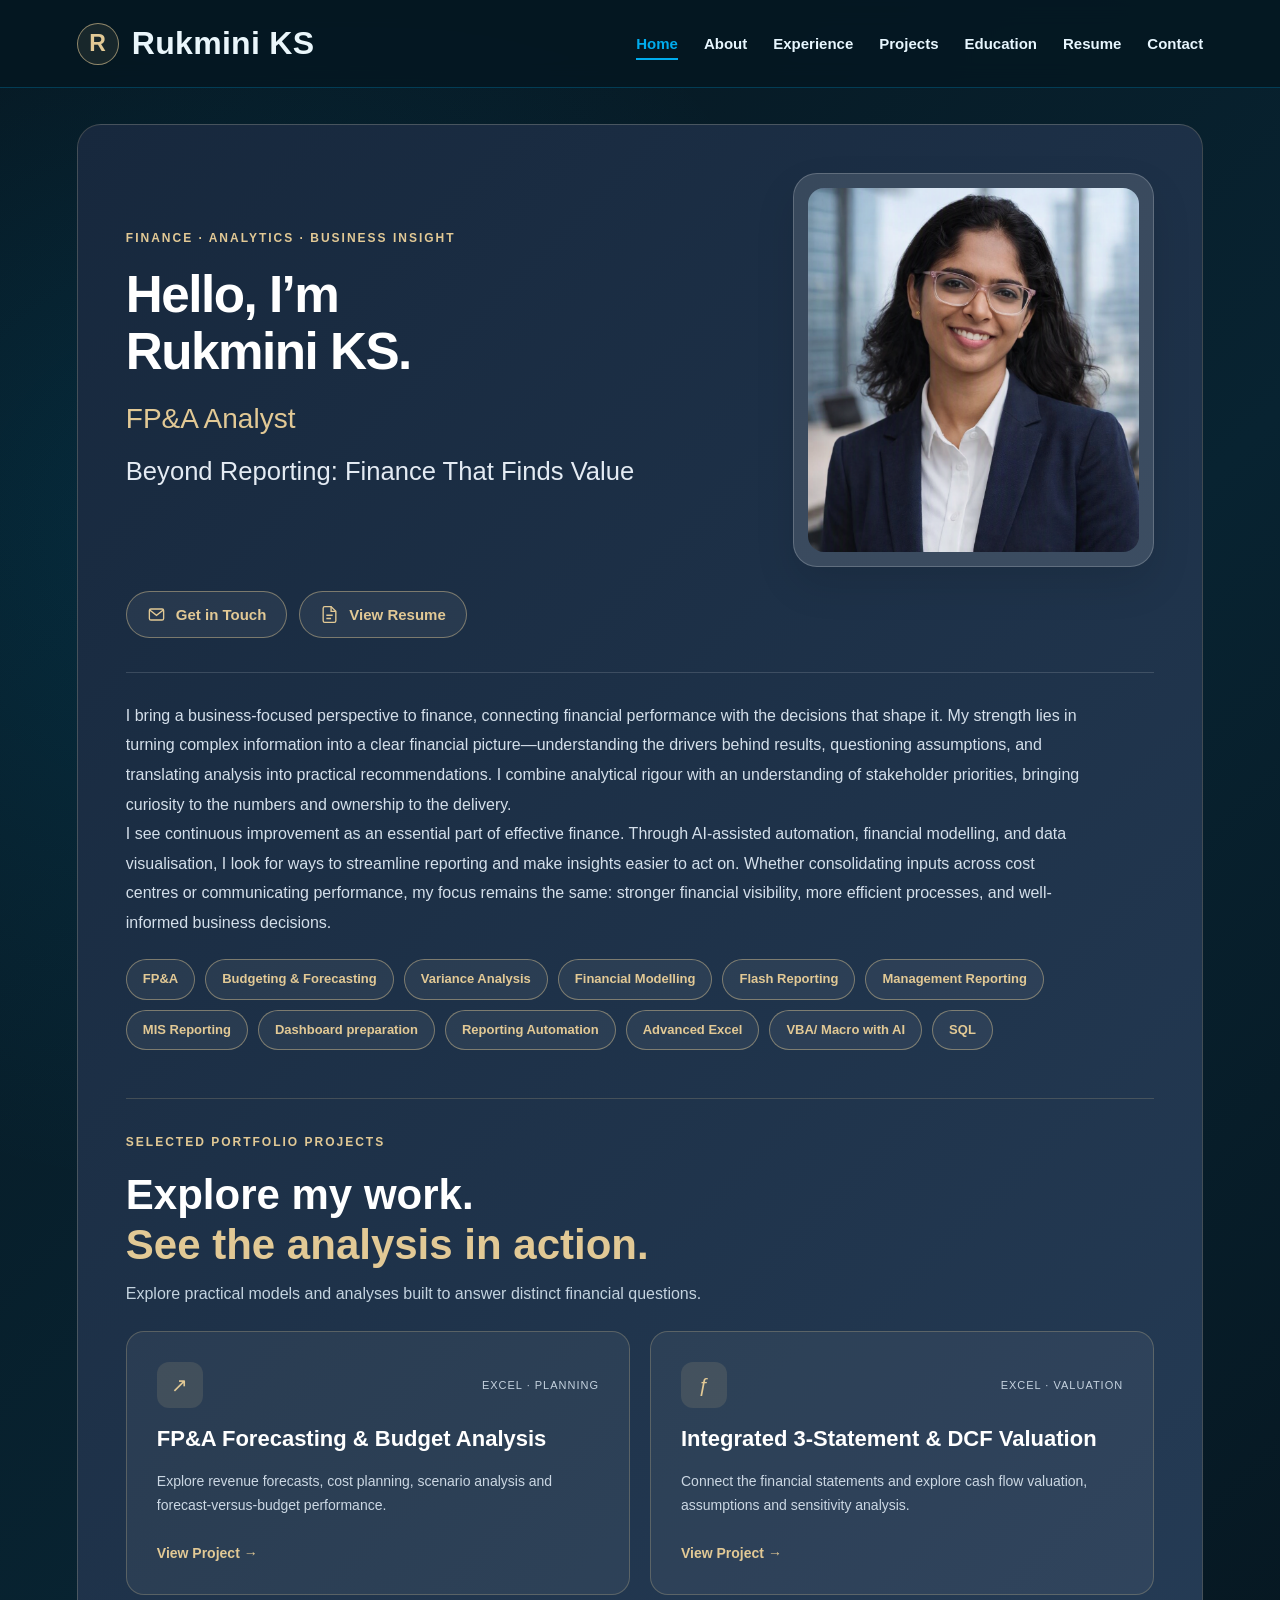
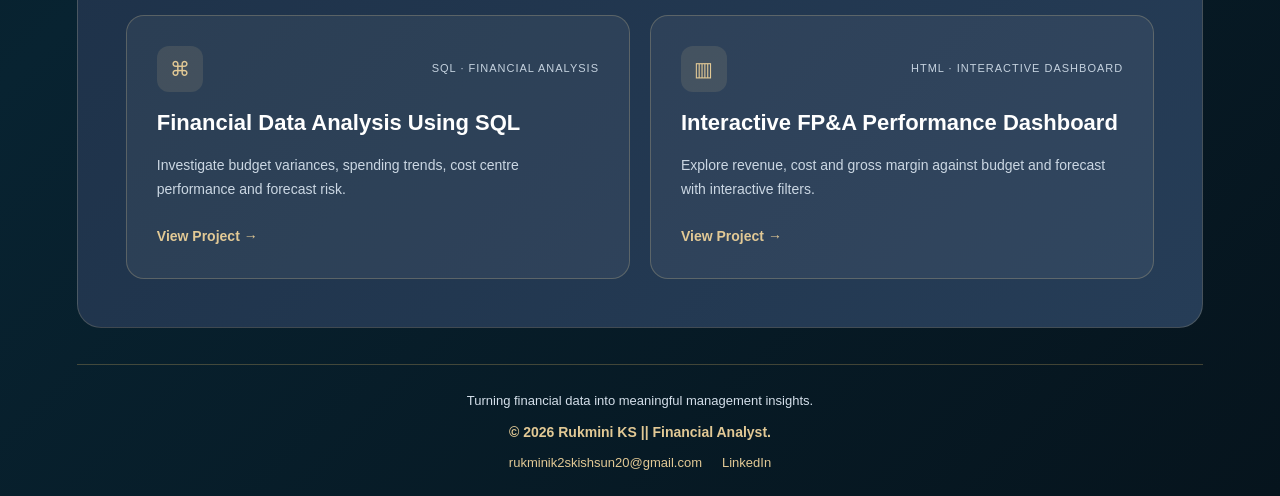
<file: index.html>
<!DOCTYPE html>

<html lang="en">
<head>
<meta charset="utf-8"/>
<!-- Replace both placeholders below with your GA4 measurement ID. -->
<script async src="https://www.googletagmanager.com/gtag/js?id=G-PJ3H14KCFK"></script>
<script>
  window.dataLayer = window.dataLayer || [];
  function gtag(){dataLayer.push(arguments);}
  gtag('js', new Date());
  gtag('config', 'G-PJ3H14KCFK');
</script>
<script type="application/ld+json">
{
  "@context": "https://schema.org",
  "@type": "Person",
  "@id": "https://rukminik2skishore.github.io/Rukmini-Financial-Analyst/#person",
  "name": "Rukmini KS",
  "jobTitle": "FP&A Analyst",
  "email": "rukminik2skishsun20@gmail.com",
  "url": "https://rukminik2skishore.github.io/Rukmini-Financial-Analyst/",
  "image": "https://rukminik2skishore.github.io/Rukmini-Financial-Analyst/Profile%20Photo.png",
  "description": "FP&A Analyst with 2+ years of business finance experience, including financial planning, budgeting, forecasting, P&L analysis, variance analysis, management reporting and reporting automation.",
  "sameAs": [
    "https://www.linkedin.com/in/rukmini-ks/"
  ],
  "workLocation": {
    "@type": "Place",
    "name": "Thiruvananthapuram, Kerala",
    "address": {
      "@type": "PostalAddress",
      "addressLocality": "Thiruvananthapuram",
      "addressRegion": "Kerala",
      "addressCountry": "IN"
    }
  },
  "worksFor": {
    "@type": "EmployeeRole",
    "roleName": "Associate – Business Finance",
    "startDate": "2024-04",
    "description": "Supports financial planning and analysis, budgeting, forecasting, P&L analysis, variance analysis, cost centre reporting, management reporting and reporting automation.",
    "worksFor": {
      "@type": "Organization",
      "name": "UST Global",
      "url": "https://www.ust.com"
    }
  },
  "knowsAbout": [
    "Financial Planning & Analysis",
    "Budgeting & Forecasting",
    "P&L Analysis",
    "Variance Analysis",
    "Financial Modelling",
    "Microsoft Excel",
    "SQL",
    "Power BI",
    "Data Analytics",
    "Reporting Automation",
    "Cost Centre Reporting",
    "Headcount Planning",
    "Management Reporting"
  ],
  "hasCredential": {
    "@type": "EducationalOccupationalCredential",
    "name": "Master of Commerce (Finance)",
    "credentialCategory": "Master's degree",
    "educationalLevel": "Postgraduate",
    "recognizedBy": {
      "@type": "CollegeOrUniversity",
      "name": "University of Kerala"
    }
  },
  "alumniOf": {
    "@type": "CollegeOrUniversity",
    "name": "University of Kerala"
  }
}
</script>
<meta content="width=device-width, initial-scale=1.0" name="viewport"/>
<title>Rukmini KS || FP&amp;A Analyst</title>
<link href="style.css" rel="stylesheet"/>
</head>
<body>
<!-- =====================================================
       HEADER
       ===================================================== -->
<header>
<h1 class="site-title">
<a data-section="home" href="#home">
<span aria-hidden="true" class="site-monogram">R</span>
<span>Rukmini KS</span>
</a>
</h1>
<nav>
<a class="active" data-section="home" href="#home">
        Home
      </a>
<a data-section="about" href="#about">
        About
      </a>
<a data-section="experience" href="#experience">
        Experience
      </a>
<a data-section="projects" href="#projects">
        Projects
      </a>
<a data-section="education" href="#education">
        Education
      </a>
<a data-section="resume" href="#resume">
        Resume
      </a>
<a data-section="contact" href="#contact">
        Contact
      </a>
</nav>
</header><main><section aria-labelledby="rk-name" class="section active rk-home" id="home">
<div class="rk-hero">
<div class="rk-top">
<div>
<p class="rk-eyebrow">Finance · Analytics · Business Insight</p>
<h2 class="rk-name" id="rk-name">Hello, I’m<br/>Rukmini KS.</h2>
<p class="rk-role">FP&amp;A Analyst</p>
<p class="rk-tagline">Beyond Reporting: Finance That Finds Value</p>
</div>
<figure class="rk-photo">
<img alt="Rukmini KS" fetchpriority="high" height="440" src="Profile Photo.png" width="400"/>
</div>
<div class="rk-actions">
<a class="rk-pill" href="mailto:rukminik2skishsun20@gmail.com?subject=Career%20opportunity">
<svg aria-hidden="true" class="rk-icon" fill="none" stroke="currentColor" stroke-width="1.7" viewbox="0 0 24 24"><rect height="14" rx="2" width="18" x="3" y="5"></rect><path d="m3 6 9 7 9-7"></path></svg>Get in Touch
      </a>
<a class="rk-pill" data-rk-resume="" href="Rukmini_KS_Resume.pdf">
<svg aria-hidden="true" class="rk-icon" fill="none" stroke="currentColor" stroke-width="1.7" viewbox="0 0 24 24"><path d="M14 2H6a2 2 0 0 0-2 2v16a2 2 0 0 0 2 2h12a2 2 0 0 0 2-2V8Z"></path><path d="M14 2v6h6M8 13h8M8 17h6"></path></svg>View Resume
      </a>
</div>
<div class="rk-about">
  <p>
    I bring a business-focused perspective to finance, connecting financial performance with the decisions that shape it. My strength lies in turning complex information into a clear financial picture—understanding the drivers behind results, questioning assumptions, and translating analysis into practical recommendations. I combine analytical rigour with an understanding of stakeholder priorities, bringing curiosity to the numbers and ownership to the delivery.
  </p>

  <p>
    I see continuous improvement as an essential part of effective finance. Through AI-assisted automation, financial modelling, and data visualisation, I look for ways to streamline reporting and make insights easier to act on. Whether consolidating inputs across cost centres or communicating performance, my focus remains the same: stronger financial visibility, more efficient processes, and well-informed business decisions.
  </p>

</div>
<div aria-label="Major skills" class="rk-skills">
<span class="rk-pill">FP&amp;A</span>
  <span class="rk-pill">Budgeting &amp; Forecasting</span>
  <span class="rk-pill">Variance Analysis</span>
  <span class="rk-pill">Financial Modelling</span>
  <span class="rk-pill">Flash Reporting</span>
  <span class="rk-pill">Management Reporting</span>
  <span class="rk-pill">MIS Reporting</span>
  <span class="rk-pill">Dashboard preparation</span>
  <span class="rk-pill">Reporting Automation</span>
  <span class="rk-pill">Advanced Excel</span>
  <span class="rk-pill">VBA/ Macro with AI</span>
  <span class="rk-pill">SQL</span>
</div>
</div>
</div>
<div aria-labelledby="rk-work-title" class="rk-work">
<p class="rk-eyebrow">Selected Portfolio Projects</p>
<h2 id="rk-work-title">Explore my work.<br/><span>See the analysis in action.</span></h2>
<p class="rk-work-intro">Explore practical models and analyses built to answer distinct financial questions.</p>
<div class="rk-projects">
<a class="rk-project" data-rk-project="forecast-budget" href="#projects">
<div class="rk-project-top"><span aria-hidden="true" class="rk-project-icon">↗</span><span class="rk-project-type">Excel · Planning</span></div>
<h3>FP&amp;A Forecasting &amp; Budget Analysis</h3><p>Explore revenue forecasts, cost planning, scenario analysis and forecast-versus-budget performance.</p><span class="rk-project-link">View Project →</span>
</a>
<a class="rk-project" data-rk-project="model" href="#projects">
<div class="rk-project-top"><span aria-hidden="true" class="rk-project-icon">ƒ</span><span class="rk-project-type">Excel · Valuation</span></div>
<h3>Integrated 3-Statement &amp; DCF Valuation</h3><p>Connect the financial statements and explore cash flow valuation, assumptions and sensitivity analysis.</p><span class="rk-project-link">View Project →</span>
</a>
<a class="rk-project" data-rk-project="sql" href="#projects">
<div class="rk-project-top"><span aria-hidden="true" class="rk-project-icon">⌘</span><span class="rk-project-type">SQL · Financial Analysis</span></div>
<h3>Financial Data Analysis Using SQL</h3><p>Investigate budget variances, spending trends, cost centre performance and forecast risk.</p><span class="rk-project-link">View Project →</span>
</a>
<a class="rk-project" data-rk-project="dashboard" href="#projects">
<div class="rk-project-top"><span aria-hidden="true" class="rk-project-icon">▥</span><span class="rk-project-type">HTML · Interactive Dashboard</span></div>
<h3>Interactive FP&amp;A Performance Dashboard</h3><p>Explore revenue, cost and gross margin against budget and forecast with interactive filters.</p><span class="rk-project-link">View Project →</span>
</a>
</div>
<p class="rk-status" hidden="" role="status"></p>
</div>
</section><section aria-labelledby="rka-heading" class="section rka-about" id="about">
<div class="rka-intro">
<p class="rka-eyebrow">About Me · Rukmini KS</p>
<h2 class="rka-title" id="rka-heading">Analytical rigour.<br/><span>A business-focused perspective.</span></h2>
<p class="rka-lead">I approach finance with curiosity, discipline and a strong sense of ownership—questioning assumptions, checking the detail and keeping the business objective in view.</p>
<p>My work spans budgeting, forecasting, P&L analysis and cost centre reporting. 
I enjoy understanding what drives the numbers, explaining variances clearly and 
       helping stakeholders make informed decisions. Through AI-assisted automation, I also
    simplify recurring reporting tasks and create more
    time for analysis and review.</p>
</div>
<div aria-label="Professional background" class="rka-meta">
<span class="rka-tag">Business Finance · UST Global</span>
<span class="rka-tag">M.Com · Finance</span>
<span class="rka-tag">Thiruvananthapuram, Kerala</span>
</div>

<div class="rka-block">
<h3>My approach</h3>
<div class="rka-grid">
<article class="rka-card"><span class="rka-number">01 / UNDERSTAND</span><h4>Start with the business</h4><p>Understand the reporting need, validate the inputs and connect financial data to the business context.</p></article>
<article class="rka-card"><span class="rka-number">02 / ANALYSE</span><h4>Explain the drivers</h4><p>Compare actuals with budgets and forecasts, investigate trends and identify the factors behind performance changes.</p></article>
<article class="rka-card"><span class="rka-number">03 / COMMUNICATE</span><h4>Make insights useful</h4><p>Present clear commentary, highlight areas requiring attention and improve recurring processes to support timely decisions.</p></article>
</div>
</div>
<div class="rka-block">
<h3>Skills &amp; capabilities</h3>
<div class="rka-grid">
<article class="rka-card"><h4>Financial planning &amp; analysis</h4><ul class="rka-list"><li>Budgeting, forecasting &amp; AOP support</li><li>P&amp;L and variance analysis</li><li>Cost centre &amp; headcount reporting</li><li>Revenue tracking &amp; budget monitoring</li><li>Integrated 3-statement modelling</li><li>DCF valuation &amp; sensitivity analysis</li></ul></article>
<article class="rka-card"><h4>Tools &amp; analytics</h4><ul class="rka-list"><li>Advanced Excel: Pivot Tables, XLOOKUP &amp; INDEX-MATCH</li><li>SQL for financial data analysis</li><li>AI-assisted reporting automation</li><li>SAP Concur &amp; MS Office</li><li>Power BI &amp; DAX</li><li>Power Query &amp; data transformation</li></ul></article>
<article class="rka-card"><h4>Business collaboration</h4><ul class="rka-list"><li>Management reporting &amp; commentary</li><li>Cross-functional coordination</li><li>Consolidation of planning inputs</li><li>SO &amp; PR review and approvals</li></ul></article>
</div>

</div>
<div class="rka-block rka-bottom">
<div>
<h3>A strong foundation in finance</h3>
<p>My postgraduate foundation in finance is complemented by university rank recognition and the Aspire Research Award. Explore the qualifications and achievements behind my analytical approach.</p>
<a class="rka-button" data-rka-education="" href="#education">View Education &amp; Awards <span aria-hidden="true">→</span></a>
</div>
<article class="rka-card"><h4>Career focus</h4><p>I’m interested in FP&amp;A and business finance opportunities within Global Capability Centres (GCCs), where analytical depth, cross-functional collaboration and process improvement support global operations. Open to relocation.</p></article>
</div>
</section><section class="section" id="experience">
<div class="experience-page">
<!-- ================= HERO ================= -->
<div class="experience-hero">
<div class="experience-hero-content">
<span class="experience-eyebrow">
          Professional Experience
        </span>
<h2>Supporting performance.<br/><span>Strengthening financial discipline.</span></h2>
<p>At UST Global, I support planning cycles, financial controls and recurring reporting, working with business teams to keep performance reviews timely and reliable.</p>
<div class="experience-hero-tags">
<span>FP&amp;A</span>
<span>Business Finance</span>
<span>Financial Analytics</span>
</div>
</div>
<!-- Profile Summary Card -->
<div class="experience-profile-card">
<div class="profile-card-top">
<div class="company-logo">U</div>
<div>
<span class="current-role-label">Current Role</span>
<h3>Associate – Business Finance</h3>
<p>Financial Planning &amp; Analysis</p>
</div>
</div>
<div class="profile-card-details">
<div>
<span>Company</span>
<strong>UST Global</strong>
</div>
<div>
<span>Experience</span>
<strong>2+ Years</strong>
</div>
<div>
<span>Period</span>
<strong>Apr 2024 – Present</strong>
</div>
<div>
<span>Location</span>
<strong>Trivandrum, Kerala</strong>
</div>
</div>
</div>
</div>
<!-- ================= IMPACT METRICS ================= -->
<div class="experience-metrics">
<div class="metric-card">
<div class="metric-icon">↗</div>
<div>
<strong>30–50%</strong>
<span>Reduction in report preparation time</span>
</div>
</div>
<div class="metric-card">
<div class="metric-icon">✓</div>
<div>
<strong>10+</strong>
<span>Recurring reports delivered monthly</span>
</div>
</div>
<div class="metric-card">
<div class="metric-icon">◎</div>
<div>
<strong>10</strong>
<span>Cost centres monitored and reported</span>
</div>
</div>
</div>
<!-- ================= ROLE OVERVIEW ================= -->
<div class="experience-content-grid">
<div class="experience-main-content">
<div class="content-heading">
<span class="heading-number">01</span>
<div>
<span class="content-label">Role Overview</span>
<h3>Business Finance &amp; FP&amp;A</h3>
</div>
</div>
<p class="role-description">
          Supporting business finance operations through P&amp;L analysis,
          budgeting, forecasting, cost monitoring and management reporting.
          I collaborate with business stakeholders and cost-centre owners
          to convert financial data into actionable insights for planning
          and decision-making.
        </p>
<!-- Responsibilities Timeline -->
<div class="responsibility-timeline">
<div class="timeline-item">
<div class="timeline-marker">
<span>01</span>
</div>
<div class="timeline-content">
<h4>Financial Planning &amp; Analysis</h4>
<p>
                Prepared and analysed P&amp;L statements and compared
                actual performance against budgets and forecasts to
                identify risks, opportunities and key variance drivers.
              </p>
</div>
</div>
<div class="timeline-item">
<div class="timeline-marker">
<span>02</span>
</div>
<div class="timeline-content">
<h4>Budgeting, Forecasting &amp; AOP</h4>
<p>
                Supported budgeting, forecasting and Annual Operating
                Plan cycles by consolidating inputs from cost-centre
                owners and cross-functional stakeholders.
              </p>
</div>
</div>
<div class="timeline-item">
<div class="timeline-marker">
<span>03</span>
</div>
<div class="timeline-content">
<h4>Cost Centre &amp; Headcount Reporting</h4>
<p>
                Tracked headcount and associated costs across 10 cost
                centres, supporting accurate budget monitoring, cost
                control and operational planning.
              </p>
</div>
</div>
<div class="timeline-item">
<div class="timeline-marker">
<span>04</span>
</div>
<div class="timeline-content">
<h4>Management Reporting</h4>
<p>
                Delivered more than 10 recurring financial reports every
                month, providing stakeholders with timely performance
                updates for business reviews.
              </p>
</div>
</div>
<div class="timeline-item">
<div class="timeline-marker">
<span>05</span>
</div>
<div class="timeline-content">
<h4>Reporting Automation</h4>
<p>
                Used AI-assisted tools and Excel-based solutions to
                automate recurring reports, reducing manual preparation
                time by approximately 30–50%.
              </p>
</div>
</div>
<div class="timeline-item">
<div class="timeline-marker">
<span>06</span>
</div>
<div class="timeline-content">
<h4>Revenue &amp; Business Support</h4>
<p>
                Tracked monthly revenue submissions, analysed variance
                drivers and supported pipeline and PIP reporting for the
                business finance team.
              </p>
</div>
</div>
<div class="timeline-item">
<div class="timeline-marker">
<span>07</span>
</div>
<div class="timeline-content">
<h4>Financial Controls</h4>
<p>
                Reviewed Service Orders and Purchase Requisitions,
                supporting financial accuracy and compliance with
                internal approval controls.
              </p>
</div>
</div>
</div>
</div>
<!-- ================= SIDE COLUMN ================= -->
<aside class="experience-sidebar">
<!-- Expertise -->
<!-- Core Expertise Card -->
<div class="sidebar-card expertise-card">
<div class="sidebar-title">
<span class="sidebar-icon">◆</span>
<h3>Core Expertise</h3>
</div>
<div class="expertise-card-grid">
<div class="expertise-mini-card">
<div class="expertise-mini-icon">₹</div>
<div>
<h4>Financial Analysis</h4>
<p>
          P&amp;L review, performance analysis and financial insights.
        </p>
</div>
</div>
<div class="expertise-mini-card">
<div class="expertise-mini-icon">◎</div>
<div>
<h4>Budgeting &amp; Forecasting</h4>
<p>
          Budget preparation, forecasting and AOP planning support.
        </p>
</div>
</div>
<div class="expertise-mini-card">
<div class="expertise-mini-icon">↗</div>
<div>
<h4>Variance Analysis</h4>
<p>
          Actual versus budget and forecast variance evaluation.
        </p>
</div>
</div>
<div class="expertise-mini-card">
<div class="expertise-mini-icon">▤</div>
<div>
<h4>Management Reporting</h4>
<p>
          Timely financial reports and performance commentary.
        </p>
</div>
</div>
<div class="expertise-mini-card">
<div class="expertise-mini-icon">◉</div>
<div>
<h4>Cost Centre Analysis</h4>
<p>
          Headcount, expenditure and budget monitoring across cost centres.
        </p>
</div>
</div>
<div class="expertise-mini-card">
<div class="expertise-mini-icon">⚙</div>
<div>
<h4>Reporting Automation</h4>
<p>
          AI and Excel-based automation of recurring finance reports.
        </p>
</div>
</div>
</div>
</div>
<!-- Tools -->
<div class="sidebar-card">
<div class="sidebar-title">
<span class="sidebar-icon">◈</span>
<h3>Tools &amp; Capabilities</h3>
</div>
<div class="experience-skill-tags">
<span>Advanced Excel</span>
<span>Pivot Tables</span>
<span>XLOOKUP</span>
<span>INDEX-MATCH</span>
<span>Power BI</span>
<span>SQL</span>
<span>AI Automation</span>
<span>SAP Concur</span>
</div>
</div>
<!-- Value Statement -->
<div class="value-card">
<span class="quote-mark">“</span>
<p>
            I combine financial understanding, analytical thinking and
            automation to make reporting faster, clearer and more useful
            for business decisions.
          </p>
<span class="value-author">Rukmini KS</span>
</div>
</aside>
</div>
</div>
</section><section class="section" id="projects">
<div id="projectsMain">
<div class="projects-heading">
<span class="projects-eyebrow">PRACTICAL WORK</span>
<h2 class="portfolio-project-title">Applied finance.<br/><span>From assumptions to outcomes.</span></h2>
<p class="portfolio-project-intro">Four projects covering planning, valuation, financial data analysis and performance reporting. Each demonstrates a distinct approach to a business question, supported by transparent assumptions and structured analysis.</p>
</div>
<aside class="portfolio-disclaimer">
<strong>About the data</strong>
<p>
        All projects use fictional sample data for demonstration.
        Names, clients and financial figures do not represent actual
        businesses. No confidential employer or client information
        has been used.
      </p>
</aside>
<div class="portfolio-project-grid">
<!-- PROJECT 1: FORECASTING, BUDGETING & ANALYSIS -->
<article class="portfolio-project-card">
<div class="project-card-top">
<span class="project-number">01</span>
<span class="project-category">FINANCIAL PLANNING &amp; ANALYSIS</span>
</div>
<h3>FP&amp;A Forecasting and Budget Analysis</h3>
<p>
          A driver-based Excel model combining revenue forecasting,
          headcount planning and operating cost budgets with financial
          analysis to explain performance and support planning decisions.
        </p>
<ul class="project-highlights">
<li>Forecast-versus-budget variance analysis</li>
<li>Revenue, headcount and operating cost driver analysis</li>
<li>Base, Upside and Downside scenario planning</li>
</ul>
<div aria-label="Project skills" class="project-tags">
<span>Excel</span>
<span>Budgeting &amp; Forecasting</span>
<span>Financial Analysis</span>
</div>
<button aria-label="View FP&amp;A Forecasting and Budget Analysis Model" class="portfolio-view-btn" data-project="forecast-budget" type="button">
          View Project <span aria-hidden="true">→</span>
</button>
</article>
<!-- PROJECT 2: INTEGRATED STATEMENTS & DCF -->
<article class="portfolio-project-card">
<div class="project-card-top">
<span class="project-number">02</span>
<span class="project-category">FINANCIAL MODELLING</span>
</div>
<h3>Integrated 3-Statement Model &amp; DCF Valuation</h3>
<p>
          An Excel financial model linking the income statement,
          balance sheet and cash flow statement, with discounted cash
          flow valuation to assess business value.
        </p>
<ul class="project-highlights">
<li>Integrated financial statement projections</li>
<li>Free cash flow and terminal value calculations</li>
<li>Valuation sensitivity to discount and growth rates</li>
</ul>
<div aria-label="Project skills" class="project-tags">
<span>Excel</span>
<span>3-Statement Model</span>
<span>DCF Valuation</span>
</div>
<button aria-label="View Integrated 3-Statement Model and DCF Valuation" class="portfolio-view-btn" data-project="model" type="button">
          View Project <span aria-hidden="true">→</span>
</button>
</article>
<!-- PROJECT 3: SQL -->
<article class="portfolio-project-card">
<div class="project-card-top">
<span class="project-number">03</span>
<span class="project-category">FINANCIAL DATA ANALYSIS</span>
</div>
<h3>SQL Financial Performance Analysis</h3>
<p>
          SQL-based analysis of financial data to compare budget,
          actual and forecast performance, investigate spending trends
          and identify areas requiring management attention.
        </p>
<ul class="project-highlights">
<li>Cost centre performance and variance drivers</li>
<li>Monthly and quarterly spending trends</li>
<li>Forecast risk and financial KPI analysis</li>
</ul>
<div aria-label="Project skills" class="project-tags">
<span>MySQL</span>
<span>Variance Analysis</span>
<span>Financial KPIs</span>
</div>
<button aria-label="View SQL Financial Performance Analysis" class="portfolio-view-btn" data-project="sql" type="button">
          View Project <span aria-hidden="true">→</span>
</button>
</article>
<!-- PROJECT 4: INTERACTIVE DASHBOARD -->
<article class="portfolio-project-card">
<div class="project-card-top">
<span class="project-number">04</span>
<span class="project-category">DASHBOARDS &amp; REPORTING</span>
</div>
<h3>Interactive FP&amp;A Performance Dashboard</h3>
<p>
          An interactive dashboard presenting revenue, cost and gross
          margin performance across Budget, Actual and Forecast
          scenarios for clear, accessible management reporting.
        </p>
<ul class="project-highlights">
<li>Revenue, cost and gross margin KPI cards</li>
<li>Monthly Budget, Actual and Forecast comparisons</li>
<li>Dynamic Country, Business Unit and Client filters</li>
</ul>
<div aria-label="Project skills" class="project-tags">
<span>HTML / CSS / JavaScript</span>
<span>Data Visualisation</span>
<span>Management Reporting</span>
</div>
<button aria-label="View Interactive FP&amp;A Performance Dashboard" class="portfolio-view-btn" data-project="dashboard" type="button">
          View Project <span aria-hidden="true">→</span>
</button>
</article>
</div>
</div>
<!-- PROJECT DETAIL SCREEN -->
<div hidden="" id="portfolioProjectDetail">
<button class="portfolio-back-btn" data-action="back-projects" type="button">
      ← Back to Projects
    </button>
<div id="portfolioProjectContent"></div>
</div>
</section><section aria-labelledby="education-title" class="section" id="education">
<p class="edu-eyebrow">Education &amp; Academic Achievements</p>
<h2 class="edu-title" id="education-title">Academic foundation.<br/><span>Recognised achievement.</span></h2>
<p class="edu-intro">My academic journey combines postgraduate study in finance with recognition for academic performance and research.</p>
<ol aria-label="Education timeline" class="edu-timeline">
<li class="edu-entry">
<time class="edu-year" datetime="2023">2023 · Postgraduation</time>
<article class="edu-card">
<div class="edu-card-top">
<div>
<h3>Master of Commerce (Finance)</h3>
<p class="edu-college">Government College for Women, Thiruvananthapuram</p>
<p class="edu-university">Kerala University</p>
</div>
<div class="edu-score"><strong>84%</strong><span>Academic score</span></div>
</div>
<div class="edu-achievements">
<h4>Academic achievements</h4>
<ul>
<li><strong>University Rank Holder</strong> — M.Com (Finance), Kerala University</li>
<li><strong>Aspire Research Award</strong> — Recipient, 2023</li>
</ul>
</div>
</article>
</li>
<li class="edu-entry">
<span class="edu-year"><time datetime="2018">2018</time>–<time datetime="2021">2021</time> · Graduation</span>
<article class="edu-card">
<div class="edu-card-top">
<div>
<h3>Bachelor of Commerce (B.Com)</h3>
<p class="edu-college">KNM Arts &amp; Science College</p>
<p class="edu-university">Kerala University</p>
</div>
<div class="edu-score"><strong>86%</strong><span>Academic score</span></div>
</div>
<div class="edu-achievements">
<h4>Academic achievements</h4>
<ul>
<li><strong>University Second Rank Holder</strong> — B.Com, Kerala University</li>
<li><strong>Best Manager Competition</strong> — Winner, College Level</li>
</ul>
</div>
</article>
</li>
</ol>
  <section aria-labelledby="certifications-title">
  <h3 id="certifications-title">Certifications</h3>

  <article class="edu-card">
    <h4>Claude Certified Associate - Foundations</h4>
    <p class="edu-college">Issued by ANTHROPIC</p>
    <a href="https://www.credly.com/badges/3f86847d-49a9-47c3-a8bd-bd36efb7ee48/email"
       target="_blank"
       rel="noopener noreferrer">
      View credential on Credly ↗
    </a>
  </article>
</section>
</section><section class="section" id="skills">
<h2>
      Skills
    </h2>
<div class="skills-grid">
<div class="skill-item">
        Financial Planning &amp; Analysis
      </div>
<div class="skill-item">
        Budgeting &amp; Forecasting
      </div>
<div class="skill-item">
        Financial Modelling
      </div>
<div class="skill-item">
        Variance Analysis
      </div>
<div class="skill-item">
        Management Reporting
      </div>
<div class="skill-item">
        Microsoft Excel
      </div>
<div class="skill-item">
        Power BI
      </div>
<div class="skill-item">
        SQL
      </div>
<div class="skill-item">
        Data Analytics
      </div>
<div class="skill-item">
        Reporting Automation
      </div>
<div class="skill-item">DAX &amp; Power Query</div><div class="skill-item">3-Statement Modelling</div><div class="skill-item">DCF Valuation</div></div>
</section><section aria-labelledby="rc-title" class="section rk-contact" id="contact">
<p class="rc-eyebrow">Contact · Connect · Collaborate</p>
<h2 id="rc-title">Let's connect.<br/><span>Start a conversation.</span></h2>
<p class="rc-intro">I welcome conversations about FP&amp;A and business finance opportunities, particularly within Global Capability Centres (GCCs), as well as professional connections and project discussions.</p>
<div class="rc-grid">
<div class="rc-card">
<span aria-hidden="true" class="rc-icon"><svg viewbox="0 0 24 24"><rect height="14" rx="2" width="18" x="3" y="5"></rect><path d="m3 6 9 7 9-7"></path></svg></span>
<h3>Email</h3>
<a href="mailto:rukminik2skishsun20@gmail.com">rukminik2skishsun20@gmail.com</a>
<p>Opportunities &amp; enquiries</p>
</div>
<div class="rc-card">
<span aria-hidden="true" class="rc-icon"><svg viewbox="0 0 24 24"><rect height="18" rx="2" width="18" x="3" y="3"></rect><path d="M7 10v7M11 17v-7m0 3a3 3 0 0 1 6 0v4"></path><circle cx="7" cy="7" r=".7"></circle></svg></span>
<h3>LinkedIn</h3>
<a href="https://www.linkedin.com/in/rukmini-ks/" rel="noopener noreferrer" target="_blank">LinkedIn</a>
<p>Connect with me professionally</p>
</div>
<div class="rc-card">
<span aria-hidden="true" class="rc-icon"><svg viewbox="0 0 24 24"><circle cx="12" cy="12" r="9"></circle><ellipse cx="12" cy="12" rx="4" ry="9"></ellipse><path d="M3 12h18M5 6.5h14M5 17.5h14"></path></svg></span>
<h3>Portfolio</h3>
<!-- Automatically populated on your published website. -->
<a class="rc-value" id="rc-portfolio-link">Portfolio URL available when online</a>
<p>Finance, models &amp; analytics projects</p>
</div>
</div>
<div class="rc-bottom">
<div>
<h3>Finance with a global perspective</h3>
<p>My interests include performance management, scalable reporting and collaborative finance operations within GCCs.</p>
<div aria-label="Areas of focus" class="rc-tags"><span>FP&amp;A</span><span>Business Finance</span><span>Financial Analytics</span><span>Reporting Automation</span></div>
</div>
<div>
<h3>Open to relocation</h3>
<p>I’d be happy to connect about career opportunities, discuss projects, or exchange ideas. Please feel free to reach out—I look forward to hearing from you.</p>
<a class="rc-action" href="mailto:rukminik2skishsun20@gmail.com?subject=Let%27s%20connect">Send an Email  ↗</a>
</div>
</div>
</section><section aria-labelledby="rr-title" class="section rk-resume" id="resume">
<p class="rr-eyebrow">Experience · Skills · Qualifications</p>
<h2 id="rr-title">My <span>Resume</span></h2>
<p class="rr-intro">Explore my experience in FP&amp;A, business finance and financial reporting, along with the skills and qualifications I bring to my work.</p>
<div class="rr-card">
<div aria-hidden="true" class="rr-icon"><svg viewbox="0 0 24 24"><path d="M14 2H6a2 2 0 0 0-2 2v16a2 2 0 0 0 2 2h12a2 2 0 0 0 2-2V8Z"></path><path d="M14 2v6h6M8 13h8M8 17h6"></path></svg></div>
<div class="rr-info">
<h3>Rukmini KS</h3>
<p>FP&amp;A Analyst | Business Finance</p>
<p class="rr-meta">Professional Resume · PDF</p>
</div>
<div class="rr-actions">
<a aria-label="View resume PDF in a new tab" class="rr-btn" href="Rukmini_KS_Resume.pdf" rel="noopener noreferrer" target="_blank">View Resume <span aria-hidden="true">↗</span></a>
<a class="rr-btn" download="Rukmini_KS_Resume.pdf" href="Rukmini_KS_Resume.pdf">Download Resume <span aria-hidden="true">↓</span></a>
</div>
</div>
<p class="rr-location">Open to relocation · Interested in GCC finance opportunities</p>
</section></main>

<!-- =====================================================
       ABOUT
       ===================================================== -->

<!-- =====================================================
     EXPERIENCE SECTION
     ===================================================== -->

<!-- =====================================================
     PROJECTS
     ===================================================== -->

<!-- =====================================================
       EDUCATION
       ===================================================== -->

<!-- =====================================================
       SKILLS
       ===================================================== -->

<!-- =====================================================
  Contact details     
  ===================================================== -->

<!-- =====================================================
       RESUME
       ===================================================== -->

<!-- =====================================================
       JAVASCRIPT
       ===================================================== -->

<script src="script.js"></script>

<!-- All portfolio sections end above this line -->

<!-- SHARED FOOTER — VISIBLE ACROSS ALL SECTIONS -->

<footer class="portfolio-footer">
       <p class="footer-tagline">Turning financial data into meaningful management insights.</p>
       <p class="footer-name">© 2026 Rukmini KS || Financial Analyst.</p>
       <div class="footer-links"><a href="mailto:rukminik2skishsun20@gmail.com">rukminik2skishsun20@gmail.com</a>
              <a href="https://www.linkedin.com/in/rukmini-ks/" rel="noopener noreferrer" target="_blank">LinkedIn</a></div></footer>
</body>
</html>
</file>
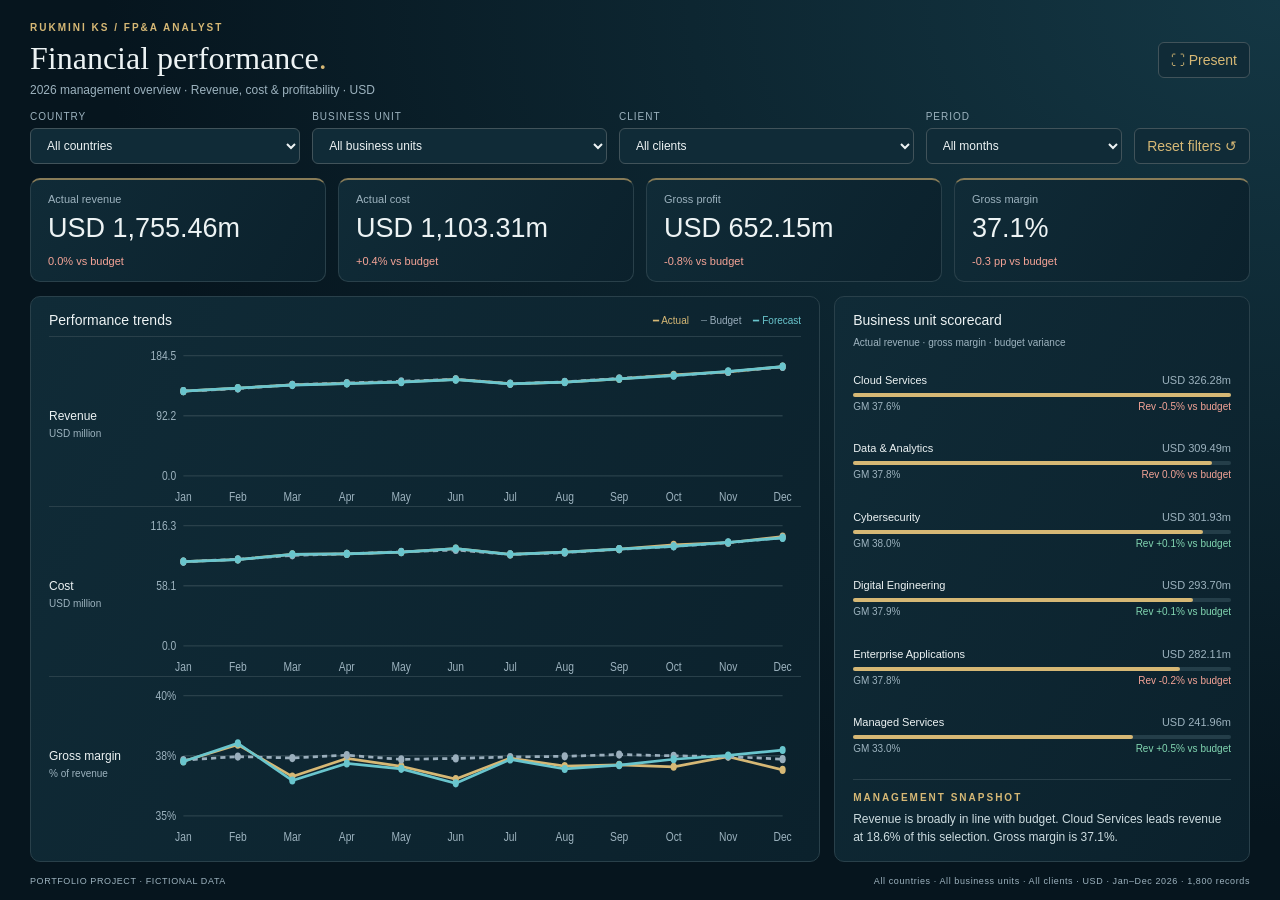
<file: html-dashboard/index.html>
<!doctype html>
<html lang="en">
<head>
  <meta charset="utf-8">

  <meta
    name="viewport"
    content="width=device-width, initial-scale=1"
  >

  <title>Rukmini KS | Financial Performance</title>

  <link rel="stylesheet" href="style.css">
</head>

<body>
  <main class="dashboard">

    <!-- HEADER -->
    <header>
      <div>
        <p class="eyebrow">
          RUKMINI KS / FP&amp;A ANALYST
        </p>

        <h1>
          Financial performance<span>.</span>
        </h1>

        <p class="subtitle">
          2026 management overview · Revenue, cost &amp; profitability · USD
        </p>
      </div>

      <button id="present" type="button">
        ⛶ Present
      </button>
    </header>

    <!-- FILTERS -->
    <section class="filters" aria-label="Dashboard filters">

      <label for="country">
        Country
        <select id="country">
          <option value="All">All countries</option>
        </select>
      </label>

      <label for="unit">
        Business unit
        <select id="unit">
          <option value="All">All business units</option>
        </select>
      </label>

      <label for="client">
        Client
        <select id="client">
          <option value="All">All clients</option>
        </select>
      </label>

      <label for="month">
        Period
        <select id="month">
          <option value="All">All months</option>
        </select>
      </label>

      <button id="reset" type="button">
        Reset filters ↺
      </button>

    </section>

    <!-- KPI CARDS: POPULATED BY JAVASCRIPT -->
    <section
      class="kpis"
      id="kpis"
      aria-label="Key performance indicators"
    ></section>

    <!-- CHARTS AND BUSINESS UNIT SCORECARD -->
    <div class="body-grid">

      <section class="panel trends">
        <div class="panel-title">
          <h2>Performance trends</h2>

          <div class="legend" aria-label="Chart legend">
            <span>━ Actual</span>
            <span>┄ Budget</span>
            <span>━ Forecast</span>
          </div>
        </div>

        <div id="charts" class="charts"></div>
      </section>

      <aside class="panel drivers">
        <div class="panel-title">
          <h2>Business unit scorecard</h2>
        </div>

        <p class="muted">
          Actual revenue · gross margin · budget variance
        </p>

        <div id="units"></div>

        <div class="insight">
          <p class="eyebrow">
            MANAGEMENT SNAPSHOT
          </p>

          <p id="insight" aria-live="polite"></p>
        </div>
      </aside>

    </div>

    <!-- FOOTER -->
    <footer>
      <span>PORTFOLIO PROJECT · FICTIONAL DATA</span>
      <span id="scope">Loading data…</span>
    </footer>

    <!-- DATA LOADING ERROR -->
    <p id="error" role="alert" hidden></p>

  </main>

  <script src="script.js"></script>
</body>
</html>
</file>
<file: style.css>
/* =========================================================
   GLOBAL
   ========================================================= */

* {
  box-sizing: border-box;
}

html {
  scroll-behavior: smooth;
}

body {
  margin: 0;
  padding: 0;

  font-family: Arial, Helvetica, sans-serif;
  color: #ffffff;

  min-height: 100vh;

  background:
    radial-gradient(
      circle at 15% 25%,
      rgba(0, 172, 237, 0.12),
      transparent 35%
    ),
    linear-gradient(
      135deg,
      #06151e 0%,
      #082331 50%,
      #06141d 100%
    );
}


/* =========================================================
   HEADER
   ========================================================= */

header {
  width: 100%;

  display: flex;
  align-items: center;
  justify-content: space-between;

  padding: 22px 55px;

  background: rgba(5, 24, 34, 0.90);

  border-bottom: 1px solid rgba(0, 172, 237, 0.25);

  backdrop-filter: blur(12px);

  position: relative;
  z-index: 10;
}


/* NAME */

header h1 {
  margin: 0;

  color: #00aced;

  font-size: 32px;
  font-weight: 700;

  letter-spacing: 0.3px;

  white-space: nowrap;
}


/* =========================================================
   NAVIGATION
   ========================================================= */

nav {
  display: flex;

  align-items: center;

  gap: 36px;

  white-space: nowrap;
}

nav a {
  position: relative;

  padding: 8px 0;

  color: #e8f7ff;

  font-size: 15px;
  font-weight: 600;

  text-decoration: none;

  transition:
    color 0.25s ease,
    transform 0.25s ease;
}

nav a:hover {
  color: #00aced;

  transform: translateY(-1px);
}


/* Active underline */

nav a::after {
  content: "";

  position: absolute;

  left: 0;
  bottom: 0;

  width: 0;
  height: 2px;

  background: #00aced;

  transition: width 0.25s ease;
}

nav a:hover::after,
nav a.active::after {
  width: 100%;
}

nav a.active {
  color: #00aced;
}


/* =========================================================
   GENERAL SECTIONS
   ========================================================= */

.section {
  display: none;

  width: 92%;
  max-width: 1500px;

  margin: 45px auto;

  padding: 40px;

  color: #e7f3f7;

  line-height: 1.6;

  background:
    linear-gradient(
      135deg,
      rgba(7, 30, 42, 0.94),
      rgba(6, 24, 34, 0.92)
    );

  border: 1px solid rgba(0, 172, 237, 0.18);

  border-radius: 14px;

  box-shadow:
    0 15px 45px rgba(0, 0, 0, 0.30);
}

.section.active {
  display: block;
}

.section h2 {
  margin-top: 0;

  color: #00aced;

  font-size: 30px;
}

.section h3 {
  color: #e8f7ff;
}


/* =========================================================
   HOME SECTION
   ========================================================= */

/*
   IMPORTANT:
   No left vertical border on Home.
*/

#about {
  width: 100%;
  max-width: 1500px;

  margin: 45px auto;

  padding: 0;

  background: transparent;

  border: none !important;

  box-shadow: none;

  backdrop-filter: none;
}


/* =========================================================
   HOME CONTAINER
   ========================================================= */

.home-container {

  width: 100%;

  display: flex;

  align-items: center;

  justify-content: space-between;

  gap: 50px;

  min-height: 560px;

  padding: 55px 70px;

  background:
    linear-gradient(
      90deg,
      rgba(7, 30, 42, 0.96),
      rgba(7, 32, 45, 0.78),
      rgba(5, 25, 36, 0.60)
    );

  border: 1px solid rgba(0, 172, 237, 0.20);

  border-radius: 15px;

  box-shadow:
    0 15px 45px rgba(0, 0, 0, 0.30);
}


/* =========================================================
   INTRODUCTION BOX
   ========================================================= */

.intro-box {

  width: 57%;

  padding: 45px 55px;

  background:
    linear-gradient(
      135deg,
      rgba(10, 39, 53, 0.96),
      rgba(7, 30, 42, 0.94)
    );

  border: 1px solid rgba(0, 172, 237, 0.20);

  border-left: 4px solid #00aced;

  border-radius: 12px;

  box-shadow:
    0 10px 30px rgba(0, 0, 0, 0.28);
}


/* Hello */

.hello-text {

  margin: 0 0 8px;

  color: #c9e8f4;

  font-size: 28px;

  font-weight: 400;
}


/* Name */

.intro-box h2 {

  margin: 0;

  color: #00aced;

  font-size: 58px;

  line-height: 1.1;

  font-weight: 700;
}


/* Job title */

.intro-box h3 {

  margin: 18px 0 0;

  color: #ffffff;

  font-size: 34px;

  font-weight: 400;
}


/* =========================================================
   SMALL CYAN LINE
   ========================================================= */

.cyan-line {

  width: 60px;

  height: 2px;

  margin: 25px 0 20px;

  background: #00aced;
}


/* Description */

.intro-description {

  max-width: 760px;

  margin: 0 0 32px;

  color: #d7e8ee;

  font-size: 18px;

  line-height: 1.8;
}


/* =========================================================
   CONTACT BUTTON
   ========================================================= */

.contact-btn {

  display: inline-flex;

  align-items: center;

  gap: 12px;

  padding: 14px 28px;

  background: #00aced;

  color: #ffffff !important;

  border-radius: 7px;

  text-decoration: none !important;

  font-size: 16px;

  font-weight: 700;

  transition:
    background 0.25s ease,
    transform 0.25s ease,
    box-shadow 0.25s ease;
}

.contact-btn:hover {

  background: #008dcc;

  transform: translateY(-2px);

  box-shadow:
    0 8px 22px rgba(0, 172, 237, 0.30);
}


/* Mail icon */

.mail-icon {
  font-size: 19px;
}


/* =========================================================
   PHOTO
   ========================================================= */

.photo-box {

  width: 36%;

  height: 465px;

  display: flex;

  align-items: stretch;

  justify-content: bottom;

  padding: 0;

  overflow: hidden;

  background: transparent;

  border: 1px solid rgba(0, 172, 237, 0.30);

  border-radius: 13px;

  box-shadow:
    0 10px 30px rgba(0, 0, 0, 0.30);
}


/*
   TOP POSITION IS IMPORTANT.
   It keeps the top of the hair visible.
*/

.photo-box img {

  display: block;

  width: 100%;

  height: 100%;

  max-width: none;

  max-height: none;

  object-fit: cover;

  object-position: center top;

  border: none;

  border-radius: 13px;

  box-shadow: none;
}


/* =====================================================
   PROJECTS SECTION
   Matches existing dark portfolio theme
   ===================================================== */

#projects {
  color: #e8f7ff;
}

/* Main Projects heading */

#projects > #projects-main > h2 {
  color: #ffffff;
  font-size: 32px;
  margin-bottom: 18px;
}


/* =====================================================
   INTRODUCTION
   ===================================================== */

.projects-intro {
  max-width: 1000px;
  color: #c9dce5;
  font-size: 16px;
  line-height: 1.8;
  margin-bottom: 20px;
}


/* =====================================================
   DATA DISCLAIMER
   ===================================================== */

.project-note {
  max-width: 1000px;

  padding: 16px 20px;
  margin: 20px 0 40px;

  background: rgba(0, 207, 255, 0.06);

  border: 1px solid rgba(0, 207, 255, 0.25);
  border-left: 4px solid #00cfff;

  border-radius: 8px;

  color: #bcd3dd;

  line-height: 1.7;
  font-size: 14px;
}

.project-note strong {
  color: #00cfff;
}


/* =====================================================
   PROJECT GRID
   ===================================================== */

.projects-grid {
  display: grid;

  grid-template-columns: repeat(2, minmax(0, 1fr));

  gap: 30px;

  margin-top: 30px;
  margin-bottom: 40px;
}


/* =====================================================
   PROJECT CARDS
   ===================================================== */

#projects .project-card {

  /* Dark card instead of white */
  background: #0d2632;

  border: 1px solid rgba(0, 207, 255, 0.20);

  border-radius: 14px;

  padding: 32px;

  min-height: 260px;

  box-shadow:
    0 8px 25px rgba(0, 0, 0, 0.20);

  display: flex;
  flex-direction: column;

  transition:
    transform 0.3s ease,
    box-shadow 0.3s ease,
    border-color 0.3s ease;
}


/* Floating effect */

#projects .project-card:hover {

  transform: translateY(-6px);

  border-color: #00cfff;

  box-shadow:
    0 15px 35px rgba(0, 207, 255, 0.10);
}


/* =====================================================
   CARD HEADINGS
   ===================================================== */

#projects .project-card h3 {

  color: #00cfff;

  font-size: 23px;
  font-weight: 700;

  margin-top: 0;
  margin-bottom: 18px;
}


/* =====================================================
   PROJECT DESCRIPTION
   ===================================================== */

#projects .project-description {

  color: #c9dce5;

  font-size: 15px;

  line-height: 1.7;

  min-height: 100px;

  flex-grow: 1;
}


/* Make paragraphs inside descriptions visible */

#projects .project-description p {
  color: #c9dce5;
  margin: 0;
}


/* =====================================================
   VIEW PROJECT BUTTON
   ===================================================== */

#projects .view-btn {

  margin-top: 25px;

  padding: 11px 20px;

  width: fit-content;

  background: transparent;

  color: #00cfff;

  border: 1px solid #00cfff;

  border-radius: 6px;

  cursor: pointer;

  font-size: 14px;
  font-weight: 600;

  transition:
    background 0.25s ease,
    color 0.25s ease,
    transform 0.25s ease;
}


#projects .view-btn:hover {

  background: #00cfff;

  color: #071d27;

  transform: translateY(-2px);
}


/* =====================================================
   PROJECT DETAIL SCREEN
   ===================================================== */

#project-detail {
  width: 100%;
  color: #e8f7ff;
}


#projects .project-detail-page {

  margin-top: 20px;

  padding: 35px;

  background: #0d2632;

  border: 1px solid rgba(0, 207, 255, 0.20);

  border-radius: 14px;

  box-shadow:
    0 8px 25px rgba(0, 0, 0, 0.20);
}


#projects .project-detail-page h2 {

  color: #00cfff;

  margin-top: 0;
  margin-bottom: 20px;
}


#projects .project-detail-page p {

  color: #c9dce5;

  line-height: 1.7;
}


/* =====================================================
   PROJECT FILE / SCREENSHOT AREA
   ===================================================== */

#projects .project-file-area {

  margin-top: 30px;

  padding: 20px;

  background: #081e28;

  border: 1px solid rgba(255, 255, 255, 0.08);

  border-radius: 10px;
}


#projects .project-file-area img {

  display: block;

  max-width: 100%;

  height: auto;

  border-radius: 8px;
}


/* =====================================================
   BACK BUTTON
   ===================================================== */

#projects .back-btn {

  padding: 10px 18px;

  background: transparent;

  color: #00cfff;

  border: 1px solid #00cfff;

  border-radius: 6px;

  cursor: pointer;

  font-size: 14px;
  font-weight: 600;

  margin-bottom: 15px;

  transition:
    background 0.25s ease,
    color 0.25s ease;
}


#projects .back-btn:hover {

  background: #00cfff;

  color: #071d27;
}


/* =====================================================
   RESPONSIVE DESIGN
   ===================================================== */

@media (max-width: 768px) {

  .projects-grid {
    grid-template-columns: 1fr;
    gap: 20px;
  }

  #projects .project-card {
    min-height: auto;
    padding: 25px;
  }

  .projects-intro {
    font-size: 15px;
  }

  .project-note {
    font-size: 13px;
  }

}
/* =========================================================
   SKILLS
   ========================================================= */

.skills-grid {

  display: grid;

  grid-template-columns:
    repeat(2, minmax(200px, 1fr));

  gap: 15px;

  margin-top: 25px;
}

.skill-item {

  padding: 18px 20px;

  background: rgba(8, 38, 51, 0.75);

  border: 1px solid rgba(0, 172, 237, 0.18);

  border-radius: 8px;

  color: #dceff5;

  transition:
    border-color 0.25s ease,
    transform 0.25s ease;
}

.skill-item:hover {

  border-color: #00aced;

  transform: translateY(-2px);
}


/* =========================================================
   RESUME
   ========================================================= */

iframe {

  width: 100%;

  height: 700px;

  border: none;

  border-radius: 8px;

  background: #ffffff;
}


/* =========================================================
   LISTS
   ========================================================= */

ul {

  padding-left: 25px;

  line-height: 2;
}


/* =========================================================
   SCROLLBAR
   ========================================================= */

::-webkit-scrollbar {

  width: 9px;
}

::-webkit-scrollbar-track {

  background: #06141d;
}

::-webkit-scrollbar-thumb {

  background: #0b536d;

  border-radius: 10px;
}

::-webkit-scrollbar-thumb:hover {

  background: #00aced;
}


/* =========================================================
   SELECTION
   ========================================================= */

::selection {

  background: #00aced;

  color: #ffffff;
}


/* =========================================================
   TABLET
   ========================================================= */

@media (max-width: 1200px) {

  header {

    padding: 20px 30px;
  }

  nav {

    gap: 20px;
  }

  nav a {

    font-size: 13px;
  }

  .home-container {

    padding: 45px;

    gap: 35px;
  }

  .intro-box {

    width: 58%;

    padding: 40px;
  }

  .photo-box {

    width: 38%;

    height: 440px;
  }

  .intro-box h2 {

    font-size: 48px;
  }

  .intro-box h3 {

    font-size: 28px;
  }
}


/* =========================================================
   MOBILE
   ========================================================= */

@media (max-width: 900px) {

  header {

    flex-direction: column;

    align-items: flex-start;

    gap: 18px;

    padding: 20px;
  }

  header h1 {

    font-size: 27px;
  }

  nav {

    width: 100%;

    justify-content: flex-start;

    flex-wrap: wrap;

    gap: 15px 22px;
  }

  .home-container {

    flex-direction: column;

    min-height: auto;

    padding: 30px;

    gap: 30px;
  }

  .intro-box {

    width: 100%;

    padding: 35px 30px;
  }

  .photo-box {

    width: 100%;

    height: 430px;
  }

  .intro-box h2 {

    font-size: 42px;
  }

  .intro-box h3 {

    font-size: 27px;
  }

  .skills-grid {

    grid-template-columns: 1fr;
  }
}

/* =====================================================
   FILE VIEWER
   ===================================================== */

.file-viewer {
  display: none;
  margin-top: 40px;
  padding: 25px;
  border-radius: 12px;
  background: #111820;
  border: 1px solid #263642;
}

.file-viewer.show {
  display: block;
}

.viewer-header {
  display: flex;
  justify-content: space-between;
  align-items: center;
  margin-bottom: 20px;
}

.viewer-header h3 {
  margin: 0;
}

.close-btn {
  background: transparent;
  border: 1px solid #555;
  color: white;
  padding: 8px 15px;
  border-radius: 6px;
  cursor: pointer;
}

.close-btn:hover {
  background: #222;
}


/* =====================================================
   VIEW PROJECT BUTTON
   ===================================================== */

.view-btn {
  background: transparent;
  border: 1px solid #00d9ff;
  color: #00d9ff;
  padding: 10px 18px;
  border-radius: 6px;
  cursor: pointer;
  font-size: 15px;
}

.view-btn:hover {
  background: #00d9ff;
  color: #000;
}


/* =====================================================
   DOWNLOAD BUTTON
   ===================================================== */

.download-btn {
  display: inline-block;
  margin-top: 20px;
  padding: 11px 20px;
  background: #00d9ff;
  color: #000;
  text-decoration: none;
  border-radius: 6px;
  font-weight: bold;
}

.download-btn:hover {
  opacity: 0.85;
}


/* =====================================================
   PDF VIEWER
   ===================================================== */

.file-frame {
  width: 100%;
  height: 700px;
  border: none;
  border-radius: 8px;
  background: white;
}


/* =====================================================
   SQL VIEWER
   ===================================================== */

.sql-viewer {
  background: #080c10;
  color: #e6edf3;
  padding: 25px;
  border-radius: 8px;
  overflow-x: auto;
  max-height: 700px;
  overflow-y: auto;
  text-align: left;
  font-family: Consolas, Monaco, monospace;
  font-size: 14px;
  line-height: 1.6;
}


/* =====================================================
   EXCEL MESSAGE
   ===================================================== */

.excel-message {
  padding: 40px;
  text-align: center;
  background: #080c10;
  border-radius: 8px;
}

/* =========================================================
   SMALL MOBILE
   ========================================================= */

@media (max-width: 500px) {

  body {

    overflow-x: hidden;
  }

  header {

    padding: 18px;
  }

  header h1 {

    font-size: 24px;
  }

  nav {

    gap: 12px 17px;
  }

  nav a {

    font-size: 12px;
  }

  #about {

    margin-top: 25px;
  }

  .home-container {

    padding: 20px;

    gap: 25px;
  }

  .intro-box {

    padding: 30px 22px;
  }

  .hello-text {

    font-size: 22px;
  }

  .intro-box h2 {

    font-size: 36px;
  }

  .intro-box h3 {

    font-size: 23px;
  }

  .intro-description {

    font-size: 15px;
  }

  .photo-box {

    height: 390px;
  }
}
/* =====================================================
   NEW PORTFOLIO PROJECT SECTION
   ===================================================== */

#projects {
    color: #ffffff;
}


/* PROJECT TITLE */

#projects .portfolio-project-title {
    color: #ffffff !important;
    font-size: 32px;
    margin-bottom: 20px;
}


/* INTRODUCTION */

#projects .portfolio-project-intro {
    color: #c7dce5 !important;
    font-size: 16px;
    line-height: 1.8;
    max-width: 1050px;
    margin-bottom: 25px;
}


/* =====================================================
   DISCLAIMER
   ===================================================== */

#projects .portfolio-disclaimer {

    background: #0d2632 !important;

    color: #c7dce5 !important;

    border: 1px solid #164354;

    border-left: 4px solid #00cfff;

    border-radius: 8px;

    padding: 18px 22px;

    max-width: 1050px;

    line-height: 1.7;

    margin-bottom: 40px;
}


#projects .portfolio-disclaimer strong {
    color: #00cfff !important;
}


/* =====================================================
   PROJECT GRID
   ===================================================== */

#projects .portfolio-project-grid {

    display: grid;

    grid-template-columns:
        repeat(2, minmax(0, 1fr));

    gap: 28px;

    width: 100%;
}


/* =====================================================
   PROJECT CARDS
   ===================================================== */

#projects .portfolio-project-card {

    background: #0d2632 !important;

    border: 1px solid #164354 !important;

    border-radius: 14px;

    padding: 30px;

    min-height: 250px;

    box-sizing: border-box;

    display: flex;

    flex-direction: column;

    box-shadow:
        0 8px 24px rgba(0,0,0,0.25);

    transition:
        transform 0.3s ease,
        border-color 0.3s ease,
        box-shadow 0.3s ease;
}


#projects .portfolio-project-card:hover {

    transform: translateY(-6px);

    border-color: #00cfff !important;

    box-shadow:
        0 12px 30px rgba(0,207,255,0.10);
}


/* CARD HEADINGS */

#projects .portfolio-project-card h3 {

    color: #00cfff !important;

    font-size: 23px;

    font-weight: 700;

    margin: 0 0 20px 0;
}


/* CARD TEXT */

#projects .portfolio-project-card p {

    color: #c7dce5 !important;

    font-size: 15px;

    line-height: 1.8;

    margin: 0 0 25px 0;

    flex-grow: 1;
}


/* =====================================================
   VIEW BUTTON
   ===================================================== */

#projects .portfolio-view-btn {

    display: inline-block;

    width: fit-content;

    background: transparent !important;

    color: #00cfff !important;

    border: 1px solid #00cfff !important;

    padding: 11px 20px;

    border-radius: 6px;

    font-size: 14px;

    font-weight: 600;

    cursor: pointer;

    transition: all 0.25s ease;
}


#projects .portfolio-view-btn:hover {

    background: #00cfff !important;

    color: #071d27 !important;

    transform: translateY(-2px);
}


/* =====================================================
   DETAIL SCREEN
   ===================================================== */

#projects #portfolioProjectDetail {

    width: 100%;

    color: #ffffff;
}


#projects .portfolio-detail-card {

    background: #0d2632 !important;

    border: 1px solid #164354;

    border-radius: 14px;

    padding: 35px;

    margin-top: 20px;

    box-shadow:
        0 8px 24px rgba(0,0,0,0.25);
}


#projects .portfolio-detail-card h2 {

    color: #00cfff !important;

    margin-top: 0;

    margin-bottom: 20px;
}


#projects .portfolio-detail-card h3 {

    color: #ffffff !important;

    margin-top: 30px;
}


#projects .portfolio-detail-card p {

    color: #c7dce5 !important;

    line-height: 1.8;
}


/* =====================================================
   PROJECT PREVIEW
   ===================================================== */

#projects .portfolio-preview {

    background: #071d27;

    border: 1px solid #164354;

    border-radius: 10px;

    padding: 20px;

    margin-top: 25px;
}


#projects .portfolio-preview img {

    display: block;

    width: 100%;

    max-width: 100%;

    height: auto;

    border-radius: 8px;
}


/* =====================================================
   BACK BUTTON
   ===================================================== */

#projects .portfolio-back-btn {

    background: transparent !important;

    color: #00cfff !important;

    border: 1px solid #00cfff !important;

    padding: 10px 18px;

    border-radius: 6px;

    font-size: 14px;

    font-weight: 600;

    cursor: pointer;

    margin-bottom: 10px;
}


#projects .portfolio-back-btn:hover {

    background: #00cfff !important;

    color: #071d27 !important;
}


/* =====================================================
   MOBILE
   ===================================================== */

@media (max-width: 768px) {

    #projects .portfolio-project-grid {

        grid-template-columns: 1fr;

    }

    #projects .portfolio-project-card {

        min-height: auto;

        padding: 24px;

    }

    #projects .portfolio-project-title {

        font-size: 27px;

    }

}
/* =====================================================
   SQL PROJECT DETAIL PAGE
   ===================================================== */

#projects .project-subtitle {

    color: #00cfff !important;

    font-size: 14px;

    margin-top: -10px;

    margin-bottom: 35px;

}


/* =====================================================
   PROJECT INFORMATION SECTIONS
   ===================================================== */

#projects .project-info-section {

    margin-top: 35px;

    padding-top: 25px;

    border-top: 1px solid #164354;

}


#projects .project-info-section h3 {

    color: #ffffff !important;

    font-size: 20px;

    margin-bottom: 15px;

}


#projects .project-info-section p {

    color: #c7dce5 !important;

    line-height: 1.8;

}


/* =====================================================
   WHAT THE ANALYSIS DOES
   ===================================================== */

#projects .project-feature-list {

    color: #c7dce5;

    line-height: 1.8;

    padding-left: 22px;

}


#projects .project-feature-list li {

    margin-bottom: 9px;

}


/* =====================================================
   SQL SKILL TAGS
   ===================================================== */

#projects .sql-skills-grid {

    display: flex;

    flex-wrap: wrap;

    gap: 10px;

    margin-top: 18px;

}


#projects .sql-skills-grid span {

    background: #071d27;

    color: #00cfff;

    border: 1px solid #164354;

    padding: 8px 14px;

    border-radius: 20px;

    font-size: 13px;

}


/* =====================================================
   VIEW SQL BUTTON
   ===================================================== */

#projects .sql-file-btn {

    margin-top: 10px;

    background: transparent;

    color: #00cfff;

    border: 1px solid #00cfff;

    padding: 11px 20px;

    border-radius: 6px;

    cursor: pointer;

    font-weight: 600;

}


#projects .sql-file-btn:hover {

    background: #00cfff;

    color: #071d27;

}


/* =====================================================
   SQL CODE VIEWER
   ===================================================== */

#projects .sql-code-viewer {

    margin-top: 25px;

    background: #06171f;

    border: 1px solid #164354;

    border-radius: 10px;

    overflow: hidden;

}


/* HEADER */

#projects .sql-code-header {

    background: #0d2632;

    color: #ffffff;

    padding: 13px 18px;

    display: flex;

    align-items: center;

    justify-content: space-between;

    border-bottom: 1px solid #164354;

    font-size: 14px;

    font-weight: 600;

}


/* CLOSE BUTTON */

#projects .sql-close-btn {

    background: transparent;

    color: #00cfff;

    border: none;

    cursor: pointer;

    font-size: 16px;

}


/* SQL CODE */

#projects #sqlCodeContent {

    margin: 0;

    padding: 25px;

    max-height: 600px;

    overflow: auto;

    white-space: pre;

    background: #06171f;

    color: #d5e9f1;

    font-family:
        Consolas,
        "Courier New",
        monospace;

    font-size: 13px;

    line-height: 1.6;

}


/* =====================================================
   DOWNLOAD AREA
   ===================================================== */

#projects .sql-download-area {

    margin-top: 25px;

    padding-top: 20px;

    border-top: 1px solid #164354;

}


#projects .portfolio-download-btn {

    display: inline-block;

    text-decoration: none;

    background: #00cfff;

    color: #071d27 !important;

    padding: 11px 20px;

    border-radius: 6px;

    font-size: 14px;

    font-weight: 700;

    transition: 0.25s ease;

}


#projects .portfolio-download-btn:hover {

    transform: translateY(-2px);

    box-shadow:
        0 5px 15px rgba(0,207,255,0.20);

}


/* =====================================================
   HTML DASHBOARD PROJECT
   ===================================================== */


/* Dashboard action buttons */

.dashboard-action-buttons {
    margin-top: 22px;
}


/* =====================================================
   DASHBOARD VIEWER
   ===================================================== */

.dashboard-viewer {

    margin-top: 25px;

    width: 100%;

    overflow: hidden;

    background: #06171f;

    border: 1px solid #164354;

    border-radius: 10px;

}


/* =====================================================
   DASHBOARD VIEWER HEADER
   ===================================================== */

.dashboard-viewer-header {

    display: flex;

    align-items: center;

    justify-content: space-between;

    padding: 13px 18px;

    background: #0d2632;

    color: #ffffff;

    border-bottom: 1px solid #164354;

    font-size: 14px;

    font-weight: 600;

}


/* =====================================================
   DASHBOARD IFRAME
   ===================================================== */

.dashboard-frame {

    display: block;

    width: 100%;

    height: 900px;

    border: none;

    background: #06151e;

}


/* =====================================================
   MOBILE
   ===================================================== */

@media (max-width: 768px) {

    .dashboard-frame {
        height: 750px;
    }

}

/* =====================================================
   FINANCIAL MODEL PREVIEW
   ===================================================== */

.financial-model-preview {
  width: 100%;
  margin-top: 25px;
  margin-bottom: 25px;
  overflow-x: auto;
  border-radius: 10px;
}

.financial-model-image {
  display: block;
  width: 100%;
  min-width: 900px;
  height: auto;
  border-radius: 8px;
  border: 1px solid rgba(255, 255, 255, 0.15);
}

/* Mobile */
@media (max-width: 768px) {

  .financial-model-preview {
    overflow-x: auto;
  }

  .financial-model-image {
    min-width: 800px;
  }

}

/* ===============================
   CLICKABLE WEBSITE TITLE
   =============================== */

.site-title a,
.site-title a:link,
.site-title a:visited,
.site-title a:hover,
.site-title a:active {
  color: #eaf6fb;       /* normal title colour */
  text-decoration: none;
  cursor: pointer;
}

.site-title a:hover {
  color: #11b5e4;       /* optional blue hover */
}


/* =====================================================
   EXPERIENCE PAGE
   ===================================================== */

:root {
  --exp-navy: #17283d;
  --exp-navy-light: #263d57;
  --exp-gold: #c39a55;
  --exp-gold-light: #e2c995;
  --exp-cream: #f8f5ee;
  --exp-white: #ffffff;
  --exp-text: #4d5966;
  --exp-border: #e7dfd0;
}


/* Main Container */

.experience-page {
  width: min(1180px, 92%);
  margin: 0 auto;
  padding: 25px 0 70px;
}


/* =====================================================
   HERO
   ===================================================== */

.experience-hero {
  position: relative;
  display: grid;
  grid-template-columns: 1.25fr 0.75fr;
  gap: 45px;
  align-items: center;
  overflow: hidden;
  padding: 55px;
  border-radius: 24px;
  background:
    radial-gradient(
      circle at top right,
      rgba(195, 154, 85, 0.22),
      transparent 35%
    ),
    linear-gradient(135deg, #17283d 0%, #253d57 100%);
  box-shadow: 0 22px 55px rgba(23, 40, 61, 0.18);
}

.experience-hero::before {
  position: absolute;
  top: -100px;
  right: -80px;
  width: 280px;
  height: 280px;
  border: 1px solid rgba(255, 255, 255, 0.08);
  border-radius: 50%;
  content: "";
}

.experience-hero::after {
  position: absolute;
  right: 60px;
  bottom: -140px;
  width: 320px;
  height: 320px;
  border: 1px solid rgba(255, 255, 255, 0.06);
  border-radius: 50%;
  content: "";
}

.experience-hero-content {
  position: relative;
  z-index: 2;
}

.experience-eyebrow {
  display: inline-block;
  margin-bottom: 16px;
  color: var(--exp-gold-light);
  font-size: 0.78rem;
  font-weight: 700;
  letter-spacing: 2.5px;
  text-transform: uppercase;
}

.experience-hero h2 {
  max-width: 680px;
  margin: 0 0 20px;
  color: var(--exp-white);
  font-size: clamp(2.2rem, 4vw, 3.6rem);
  line-height: 1.12;
}

.experience-hero h2 span {
  color: var(--exp-gold-light);
}

.experience-hero-content > p {
  max-width: 650px;
  margin: 0;
  color: rgba(255, 255, 255, 0.78);
  font-size: 1rem;
  line-height: 1.8;
}

.experience-hero-tags {
  display: flex;
  flex-wrap: wrap;
  gap: 10px;
  margin-top: 28px;
}

.experience-hero-tags span {
  padding: 8px 15px;
  border: 1px solid rgba(226, 201, 149, 0.38);
  border-radius: 30px;
  background: rgba(255, 255, 255, 0.06);
  color: #f6ead2;
  font-size: 0.79rem;
  font-weight: 600;
}


/* Profile Card */

.experience-profile-card {
  position: relative;
  z-index: 2;
  padding: 25px;
  border: 1px solid rgba(255, 255, 255, 0.14);
  border-radius: 18px;
  background: rgba(255, 255, 255, 0.1);
  box-shadow: 0 15px 35px rgba(0, 0, 0, 0.12);
  backdrop-filter: blur(8px);
}

.profile-card-top {
  display: flex;
  gap: 15px;
  align-items: center;
  padding-bottom: 20px;
  border-bottom: 1px solid rgba(255, 255, 255, 0.14);
}

.company-logo {
  display: grid;
  flex-shrink: 0;
  width: 55px;
  height: 55px;
  place-items: center;
  border-radius: 15px;
  background: linear-gradient(
    135deg,
    var(--exp-gold),
    var(--exp-gold-light)
  );
  color: var(--exp-navy);
  font-size: 1.5rem;
  font-weight: 800;
}

.current-role-label {
  display: block;
  margin-bottom: 5px;
  color: var(--exp-gold-light);
  font-size: 0.7rem;
  font-weight: 700;
  letter-spacing: 1.3px;
  text-transform: uppercase;
}

.profile-card-top h3 {
  margin: 0 0 4px;
  color: var(--exp-white);
  font-size: 1rem;
}

.profile-card-top p {
  margin: 0;
  color: rgba(255, 255, 255, 0.68);
  font-size: 0.8rem;
}

.profile-card-details {
  display: grid;
  grid-template-columns: 1fr 1fr;
  gap: 20px 15px;
  padding-top: 20px;
}

.profile-card-details div {
  display: flex;
  flex-direction: column;
  gap: 4px;
}

.profile-card-details span {
  color: rgba(255, 255, 255, 0.58);
  font-size: 0.7rem;
}

.profile-card-details strong {
  color: var(--exp-white);
  font-size: 0.83rem;
}


/* =====================================================
   IMPACT METRICS
   ===================================================== */

.experience-metrics {
  position: relative;
  z-index: 3;
  display: grid;
  grid-template-columns: repeat(3, 1fr);
  gap: 18px;
  width: calc(100% - 80px);
  margin: -25px auto 60px;
}

.metric-card {
  display: flex;
  gap: 16px;
  align-items: center;
  padding: 23px;
  border: 1px solid var(--exp-border);
  border-radius: 16px;
  background: var(--exp-white);
  box-shadow: 0 12px 30px rgba(23, 40, 61, 0.09);
  transition: transform 0.25s ease, box-shadow 0.25s ease;
}

.metric-card:hover {
  transform: translateY(-6px);
  box-shadow: 0 18px 38px rgba(23, 40, 61, 0.14);
}

.metric-icon {
  display: grid;
  flex-shrink: 0;
  width: 46px;
  height: 46px;
  place-items: center;
  border-radius: 13px;
  background: var(--exp-cream);
  color: var(--exp-gold);
  font-size: 1.25rem;
  font-weight: 700;
}

.metric-card strong {
  display: block;
  margin-bottom: 3px;
  color: var(--exp-navy);
  font-size: 1.5rem;
}

.metric-card span {
  color: var(--exp-text);
  font-size: 0.79rem;
  line-height: 1.4;
}


/* =====================================================
   CONTENT LAYOUT
   ===================================================== */

.experience-content-grid {
  display: grid;
  grid-template-columns: minmax(0, 1.5fr) minmax(290px, 0.7fr);
  gap: 35px;
  align-items: start;
}

.experience-main-content {
  padding: 38px;
  border: 1px solid var(--exp-border);
  border-radius: 20px;
  background: var(--exp-white);
  box-shadow: 0 14px 38px rgba(23, 40, 61, 0.07);
}

.content-heading {
  display: flex;
  gap: 15px;
  align-items: center;
  margin-bottom: 20px;
}

.heading-number {
  display: grid;
  width: 46px;
  height: 46px;
  place-items: center;
  border-radius: 12px;
  background: var(--exp-navy);
  color: var(--exp-gold-light);
  font-size: 0.85rem;
  font-weight: 700;
}

.content-label {
  display: block;
  margin-bottom: 3px;
  color: var(--exp-gold);
  font-size: 0.72rem;
  font-weight: 700;
  letter-spacing: 1.3px;
  text-transform: uppercase;
}

.content-heading h3 {
  margin: 0;
  color: var(--exp-navy);
  font-size: 1.45rem;
}

.role-description {
  margin: 0 0 35px;
  padding: 19px 20px;
  border-left: 3px solid var(--exp-gold);
  border-radius: 0 12px 12px 0;
  background: var(--exp-cream);
  color: var(--exp-text);
  line-height: 1.75;
}


/* =====================================================
   RESPONSIBILITY TIMELINE
   ===================================================== */

.responsibility-timeline {
  position: relative;
}

.timeline-item {
  position: relative;
  display: grid;
  grid-template-columns: 50px 1fr;
  gap: 18px;
  padding-bottom: 30px;
}

.timeline-item:last-child {
  padding-bottom: 0;
}

.timeline-item:not(:last-child)::before {
  position: absolute;
  top: 42px;
  bottom: 0;
  left: 20px;
  width: 1px;
  background: var(--exp-border);
  content: "";
}

.timeline-marker {
  position: relative;
  z-index: 2;
  display: grid;
  width: 41px;
  height: 41px;
  place-items: center;
  border: 1px solid #dfcda9;
  border-radius: 50%;
  background: var(--exp-cream);
}

.timeline-marker span {
  color: var(--exp-gold);
  font-size: 0.7rem;
  font-weight: 800;
}

.timeline-content {
  padding-top: 4px;
}

.timeline-content h4 {
  margin: 0 0 8px;
  color: var(--exp-navy);
  font-size: 1rem;
}

.timeline-content p {
  margin: 0;
  color: var(--exp-text);
  font-size: 0.9rem;
  line-height: 1.7;
}


/* =====================================================
   SIDEBAR
   ===================================================== */

.experience-sidebar {
  display: grid;
  gap: 22px;
}

.sidebar-card {
  padding: 27px;
  border: 1px solid var(--exp-border);
  border-radius: 18px;
  background: var(--exp-white);
  box-shadow: 0 12px 32px rgba(23, 40, 61, 0.07);
}

.sidebar-title {
  display: flex;
  gap: 11px;
  align-items: center;
  margin-bottom: 24px;
}

.sidebar-title h3 {
  margin: 0;
  color: var(--exp-navy);
  font-size: 1.05rem;
}

.sidebar-icon {
  color: var(--exp-gold);
  font-size: 1.1rem;
}


/* Expertise Bars */

.expertise-list {
  display: grid;
  gap: 20px;
}

.expertise-heading {
  display: flex;
  justify-content: space-between;
  margin-bottom: 8px;
}

.expertise-heading span {
  color: var(--exp-text);
  font-size: 0.8rem;
  font-weight: 600;
}

.expertise-heading strong {
  color: var(--exp-gold);
  font-size: 0.75rem;
}

.expertise-bar {
  overflow: hidden;
  height: 6px;
  border-radius: 20px;
  background: #eee9df;
}

.expertise-bar span {
  display: block;
  height: 100%;
  border-radius: 20px;
  background: linear-gradient(
    90deg,
    var(--exp-gold),
    var(--exp-gold-light)
  );
}


/* Skill Tags */

.experience-skill-tags {
  display: flex;
  flex-wrap: wrap;
  gap: 9px;
}

.experience-skill-tags span {
  padding: 8px 12px;
  border: 1px solid var(--exp-border);
  border-radius: 8px;
  background: var(--exp-cream);
  color: var(--exp-navy-light);
  font-size: 0.73rem;
  font-weight: 600;
  transition: all 0.2s ease;
}

.experience-skill-tags span:hover {
  border-color: var(--exp-gold);
  background: var(--exp-gold);
  color: var(--exp-white);
}


/* Value Card */

.value-card {
  position: relative;
  overflow: hidden;
  padding: 30px;
  border-radius: 18px;
  background: linear-gradient(
    145deg,
    var(--exp-navy),
    var(--exp-navy-light)
  );
  box-shadow: 0 14px 34px rgba(23, 40, 61, 0.18);
}

.quote-mark {
  position: absolute;
  top: 3px;
  right: 18px;
  color: rgba(226, 201, 149, 0.16);
  font-family: Georgia, serif;
  font-size: 6rem;
  line-height: 1;
}

.value-card p {
  position: relative;
  z-index: 2;
  margin: 0 0 17px;
  color: rgba(255, 255, 255, 0.85);
  font-family: Georgia, serif;
  font-size: 0.95rem;
  font-style: italic;
  line-height: 1.75;
}

.value-author {
  color: var(--exp-gold-light);
  font-size: 0.76rem;
  font-weight: 700;
  letter-spacing: 1px;
  text-transform: uppercase;
}


/* =====================================================
   RESPONSIVE DESIGN
   ===================================================== */

@media (max-width: 1000px) {

  .experience-hero {
    grid-template-columns: 1fr;
  }

  .experience-profile-card {
    max-width: 520px;
  }

  .experience-content-grid {
    grid-template-columns: 1fr;
  }

  .experience-sidebar {
    grid-template-columns: 1fr 1fr;
  }

  .value-card {
    grid-column: 1 / -1;
  }

}


@media (max-width: 768px) {

  .experience-page {
    width: min(94%, 700px);
  }

  .experience-hero {
    gap: 30px;
    padding: 35px 25px 50px;
    border-radius: 18px;
  }

  .experience-hero h2 {
    font-size: 2.25rem;
  }

  .experience-metrics {
    grid-template-columns: 1fr;
    width: calc(100% - 30px);
    margin-top: -25px;
  }

  .experience-main-content {
    padding: 28px 22px;
  }

  .experience-sidebar {
    grid-template-columns: 1fr;
  }

  .value-card {
    grid-column: auto;
  }

}


@media (max-width: 480px) {

  .experience-hero h2 {
    font-size: 1.9rem;
  }

  .profile-card-details {
    grid-template-columns: 1fr;
  }

  .profile-card-top {
    align-items: flex-start;
  }

  .content-heading {
    align-items: flex-start;
  }

  .content-heading h3 {
    font-size: 1.2rem;
  }

  .timeline-item {
    grid-template-columns: 42px 1fr;
    gap: 13px;
  }

  .timeline-item:not(:last-child)::before {
    left: 19px;
  }

}

/* =====================================================
   CORE EXPERTISE CARDS
   ===================================================== */

.expertise-card-grid {
  display: grid;
  gap: 13px;
}

.expertise-mini-card {
  position: relative;
  display: flex;
  gap: 13px;
  align-items: flex-start;
  overflow: hidden;
  padding: 16px;
  border: 1px solid var(--exp-border);
  border-radius: 12px;
  background: linear-gradient(
    135deg,
    #ffffff 0%,
    #faf7f0 100%
  );
  transition:
    transform 0.25s ease,
    border-color 0.25s ease,
    box-shadow 0.25s ease;
}

.expertise-mini-card::after {
  position: absolute;
  top: 0;
  right: 0;
  width: 4px;
  height: 100%;
  background: var(--exp-gold);
  content: "";
  opacity: 0;
  transition: opacity 0.25s ease;
}

.expertise-mini-card:hover {
  transform: translateX(5px);
  border-color: rgba(195, 154, 85, 0.55);
  box-shadow: 0 9px 22px rgba(23, 40, 61, 0.09);
}

.expertise-mini-card:hover::after {
  opacity: 1;
}

.expertise-mini-icon {
  display: grid;
  flex: 0 0 38px;
  width: 38px;
  height: 38px;
  place-items: center;
  border: 1px solid rgba(195, 154, 85, 0.22);
  border-radius: 10px;
  background: rgba(195, 154, 85, 0.12);
  color: var(--exp-gold);
  font-size: 1rem;
  font-weight: 800;
  transition: all 0.25s ease;
}

.expertise-mini-card:hover .expertise-mini-icon {
  background: var(--exp-gold);
  color: #ffffff;
}

.expertise-mini-card h4 {
  margin: 0 0 5px;
  color: var(--exp-navy);
  font-size: 0.86rem;
  line-height: 1.3;
}

.expertise-mini-card p {
  margin: 0;
  color: var(--exp-text);
  font-size: 0.72rem;
  line-height: 1.5;
}


/* Mobile Adjustment */

@media (max-width: 480px) {

  .expertise-mini-card {
    padding: 14px;
  }

  .expertise-mini-card:hover {
    transform: translateY(-3px);
  }

}
/* =====================================================
   PROJECTS — DARK BACKGROUND & GOLD ACCENTS
   ===================================================== */

#projects {
  --projects-gold: #d6b56d;
  --projects-text: #f3f4f6;
  --projects-muted: #bac3d1;
  --projects-border: rgba(214, 181, 109, 0.25);
}

#projects .projects-heading {
  margin-bottom: 30px;
}

#projects .projects-eyebrow {
  display: block;
  margin-bottom: 10px;
  color: var(--projects-gold);
  font-size: 12px;
  font-weight: 700;
  letter-spacing: 2px;
}

#projects .portfolio-project-title {
  margin: 0 0 16px;
  color: var(--projects-gold);
  font-size: clamp(28px, 4vw, 38px);
  line-height: 1.2;
}

#projects .portfolio-project-intro {
  max-width: 850px;
  margin: 0;
  color: var(--projects-muted);
  font-size: 15px;
  line-height: 1.85;
}

/* Two equally sized columns on larger screens */

#projects .portfolio-project-grid {
  display: grid;
  grid-template-columns: repeat(2, minmax(0, 1fr));
  gap: 24px;
}

#projects .portfolio-project-card {
  display: flex;
  flex-direction: column;
  min-width: 0;
  padding: 28px;
  background: linear-gradient(145deg, #172437, #101b2b);
  border: 1px solid var(--projects-border);
  border-radius: 18px;
  box-shadow: 0 8px 24px rgba(0, 0, 0, 0.14);
  transition:
    transform 0.2s ease,
    border-color 0.2s ease;
}

#projects .portfolio-project-card:hover {
  transform: translateY(-4px);
  border-color: var(--projects-gold);
}

#projects .project-card-top {
  display: flex;
  align-items: center;
  gap: 12px;
  margin-bottom: 20px;
}

#projects .project-number {
  display: grid;
  place-items: center;
  flex: 0 0 42px;
  width: 42px;
  height: 42px;
  color: var(--projects-gold);
  background: rgba(214, 181, 109, 0.09);
  border: 1px solid var(--projects-border);
  border-radius: 12px;
  font-size: 15px;
  font-weight: 700;
}

#projects .project-category {
  color: var(--projects-gold);
  font-size: 11px;
  font-weight: 600;
  letter-spacing: 1px;
  line-height: 1.6;
}

#projects .portfolio-project-card h3 {
  margin: 0 0 14px;
  color: var(--projects-text);
  font-size: 21px;
  line-height: 1.45;
}

#projects .portfolio-project-card > p {
  margin: 0 0 18px;
  color: var(--projects-muted);
  font-size: 14px;
  line-height: 1.85;
}

#projects .project-highlights {
  margin: 0 0 22px;
  padding-left: 19px;
  color: var(--projects-muted);
  font-size: 14px;
  line-height: 1.75;
}

#projects .project-highlights li + li {
  margin-top: 7px;
}

#projects .project-highlights li::marker {
  color: var(--projects-gold);
}

#projects .project-tags {
  display: flex;
  flex-wrap: wrap;
  gap: 8px;
  margin-top: auto;
  padding-bottom: 24px;
}

#projects .project-tags span {
  padding: 6px 10px;
  color: var(--projects-gold);
  background: rgba(214, 181, 109, 0.07);
  border: 1px solid rgba(214, 181, 109, 0.18);
  border-radius: 7px;
  font-size: 11px;
  line-height: 1.5;
}

#projects .portfolio-view-btn,
#projects .portfolio-back-btn {
  display: inline-flex;
  align-items: center;
  justify-content: center;
  gap: 12px;
  align-self: flex-start;
  min-height: 44px;
  padding: 11px 18px;
  color: var(--projects-gold);
  background: transparent;
  border: 1px solid var(--projects-gold);
  border-radius: 9px;
  font: inherit;
  font-size: 14px;
  font-weight: 600;
  cursor: pointer;
  transition: background 0.2s ease;
}

#projects .portfolio-view-btn:hover,
#projects .portfolio-back-btn:hover {
  background: rgba(214, 181, 109, 0.12);
}

#projects .portfolio-view-btn:focus-visible,
#projects .portfolio-back-btn:focus-visible {
  outline: 2px solid var(--projects-gold);
  outline-offset: 4px;
}

#projects .portfolio-back-btn {
  margin-bottom: 24px;
}

/* Subtle sample-data note */

#projects .portfolio-disclaimer {
  margin-top: 26px;
  padding: 18px 22px;
  background: rgba(214, 181, 109, 0.05);
  border: 1px solid var(--projects-border);
  border-left: 3px solid var(--projects-gold);
  border-radius: 10px;
}

#projects .portfolio-disclaimer strong {
  color: var(--projects-gold);
  font-size: 13px;
}

#projects .portfolio-disclaimer p {
  margin: 7px 0 0;
  color: var(--projects-muted);
  font-size: 12px;
  line-height: 1.8;
}

@media (max-width: 720px) {
  #projects .portfolio-project-grid {
    grid-template-columns: 1fr;
    gap: 18px;
  }

  #projects .portfolio-project-card {
    padding: 22px;
  }
}

@media (prefers-reduced-motion: reduce) {
  #projects .portfolio-project-card,
  #projects .portfolio-view-btn,
  #projects .portfolio-back-btn {
    transition: none;
  }

  #projects .portfolio-project-card:hover {
    transform: none;
  }
}

/* Section styles extracted from index.html, in their original cascade order. */

#home.rk-home { width:92%; max-width:1500px; padding:0; border:1px solid rgba(226,201,149,.16); border-radius:28px; overflow:hidden; background:radial-gradient(circle at 95% 0,rgba(226,201,149,.16),transparent 42%),linear-gradient(135deg,#17283d,#263d57); box-shadow:none; color:#fff; }
#home .rk-hero { position:relative; overflow:hidden; padding:clamp(26px,5vw,68px); border-radius:28px; background:transparent; }
#home .rk-top { display:grid; grid-template-columns:minmax(0,1.5fr) minmax(240px,.8fr); gap:clamp(28px,5vw,70px); align-items:center; }
#home .rk-eyebrow { margin:0 0 18px; color:#e2c995; font-size:12px; font-weight:700; letter-spacing:2px; text-transform:uppercase; }
#home .rk-name { margin:0; padding:0; color:#fff; font-size:clamp(40px,5vw,74px); line-height:1.08; letter-spacing:-1.5px; }
#home .rk-name::after { content:none; }
#home .rk-role { margin:18px 0; color:#e2c995; font-size:clamp(20px,2.4vw,30px); font-weight:500; }
#home .rk-tagline { max-width:600px; margin:0; color:#e4ebf3; font-size:clamp(20px,2.6vw,34px); line-height:1.45; }
#home .rk-photo { margin:0; padding:24px; border:1px solid rgba(255,255,255,.20); border-radius:24px; background:rgba(255,255,255,.13); box-shadow:0 18px 40px rgba(0,0,0,.10); }
#home .rk-photo img { display:block; width:100%; height:clamp(280px,29vw,400px); object-fit:cover; object-position:center top; border-radius:16px; }
#home .rk-photo figcaption { padding:13px 6px 4px; color:#e2c995; font-size:12px; text-align:center; letter-spacing:.4px; }
#home .rk-actions { display:flex; flex-wrap:wrap; gap:12px; margin-top:28px; }
#home .rk-pill { display:inline-flex; align-items:center; justify-content:center; gap:10px; padding:12px 20px; border:1px solid rgba(226,201,149,.45); border-radius:999px; background:rgba(255,255,255,.06); color:#e2c995; text-decoration:none; font:700 15px/1.4 Arial, sans-serif; }
#home a.rk-pill { transition:background .2s, transform .2s; }
#home a.rk-pill:hover { background:rgba(226,201,149,.16); transform:translateY(-2px); }
#home a:focus-visible { outline:3px solid #e2c995; outline-offset:5px; }
#home .rk-icon { width:19px; height:19px; flex-shrink:0; color:#e2c995; }
#home .rk-about { margin-top:34px; padding-top:28px; border-top:1px solid rgba(255,255,255,.14); }
#home .rk-about p { max-width:960px; margin:0; color:#d4dfea; font-size:16px; line-height:1.85; }
#home .rk-skills { display:flex; flex-wrap:wrap; gap:10px; margin-top:22px; }
#home .rk-skills .rk-pill { font-size:13px; padding:10px 16px; }
#home .rk-work { margin:0 clamp(26px,5vw,68px); padding:34px 0 clamp(26px,5vw,68px); border-top:1px solid rgba(226,201,149,.20); }
#home .rk-work h2 { margin:0 0 10px; color:#fff; font-size:clamp(28px,3.5vw,42px); line-height:1.2; }
#home .rk-work h2 span { color:#e2c995; }
#home .rk-work-intro { margin:0 0 25px; color:#c4d3df; font-size:16px; }
#home .rk-projects { display:grid; grid-template-columns:repeat(2,minmax(0,1fr)); gap:20px; }
#home .rk-project { display:flex; flex-direction:column; gap:16px; padding:30px; border:1px solid rgba(226,201,149,.25); border-radius:18px; background:rgba(255,255,255,.055); color:#fff; text-decoration:none; transition:transform .2s,box-shadow .2s; }
#home .rk-project:hover { transform:translateY(-4px); box-shadow:0 14px 30px rgba(0,0,0,.15); background:rgba(255,255,255,.09); border-color:rgba(226,201,149,.55); }
#home .rk-project-top { display:flex; align-items:center; justify-content:space-between; gap:12px; }
#home .rk-project-icon { display:grid; place-items:center; width:46px; height:46px; border-radius:12px; background:rgba(226,201,149,.12); color:#e2c995; font-size:20px; }
#home .rk-project-type { color:#c5d2df; font-size:11px; letter-spacing:1px; text-transform:uppercase; }
#home .rk-project h3 { margin:0; color:#fff; font-size:22px; line-height:1.35; }
#home .rk-project p { margin:0; color:#cbd7e3; line-height:1.7; font-size:14px; }
#home .rk-project-link { margin-top:auto; padding-top:8px; color:#e2c995; font-size:14px; font-weight:700; }
#home .rk-status { color:#e2c995; }
@media(max-width:760px) { #home .rk-top { grid-template-columns:1fr; } #home .rk-photo { width:100%; max-width:360px; } #home .rk-photo img { height:350px; } #home .rk-projects { grid-template-columns:1fr; } #home .rk-project { padding:24px; } }
@media(prefers-reduced-motion:reduce) { #home a { transition:none!important; transform:none!important; } }


#about.rka-about{box-sizing:border-box;width:92%;max-width:1500px;padding:clamp(24px,5vw,64px);border:1px solid rgba(226,201,149,.2);border-radius:28px;background:radial-gradient(circle at 100% 0,rgba(226,201,149,.12),transparent 42%),linear-gradient(135deg,#17283d,#263d57);color:#fff;box-shadow:none}
#about.rka-about *{box-sizing:border-box}
#about .rka-eyebrow{margin:0 0 14px;color:#e2c995;font-size:12px;font-weight:700;letter-spacing:2px;text-transform:uppercase}
#about .rka-title{margin:0 0 20px;padding:0;font-size:clamp(30px,4vw,48px);line-height:1.18;color:#fff;letter-spacing:-.7px}
#about .rka-title::after{content:none}
#about .rka-title span{color:#e2c995}
#about .rka-intro{max-width:900px}
#about p{color:#d4dfea;font-size:15px;line-height:1.85}
#about .rka-lead{font-size:18px}
#about .rka-meta{display:flex;flex-wrap:wrap;gap:10px;margin:24px 0 30px}
#about .rka-tag{padding:8px 14px;border:1px solid rgba(226,201,149,.25);border-radius:999px;color:#e2c995;background:rgba(255,255,255,.04);font-size:13px}
#about .rka-stats{display:grid;grid-template-columns:repeat(3,minmax(0,1fr));gap:16px;margin:0 0 36px}
#about .rka-stat,#about .rka-card{padding:24px;border:1px solid rgba(226,201,149,.22);border-radius:18px;background:rgba(255,255,255,.055)}
#about .rka-stat strong{display:block;font-size:32px;color:#e2c995;line-height:1.2;margin-bottom:10px}
#about .rka-stat span{font-size:14px;line-height:1.6;color:#d4dfea}
#about .rka-block{padding-top:30px;margin-top:30px;border-top:1px solid rgba(226,201,149,.18)}
#about h3{margin:0 0 18px;color:#fff;font-size:25px}
#about h4{margin:0 0 10px;color:#e2c995;font-size:18px}
#about .rka-grid{display:grid;grid-template-columns:repeat(3,minmax(0,1fr));gap:16px}
#about .rka-card p{margin:0;font-size:14px}
#about .rka-number{display:block;margin-bottom:18px;font-size:12px;letter-spacing:2px;color:#e2c995}
#about .rka-list{padding-left:18px;margin:0;color:#d4dfea;font-size:14px;line-height:1.85}
#about .rka-list li{margin:7px 0}
#about .rka-learning{margin:20px 0 0;padding:18px 22px;border-left:3px solid #e2c995;background:rgba(226,201,149,.06);border-radius:0 12px 12px 0}
#about .rka-learning strong{color:#e2c995}
#about .rka-bottom{display:grid;grid-template-columns:1.3fr 1fr;gap:28px;align-items:center}
#about .rka-button{display:inline-flex;align-items:center;justify-content:center;gap:12px;margin-top:12px;padding:13px 22px;border:1px solid rgba(226,201,149,.5);border-radius:999px;background:rgba(255,255,255,.05);color:#e2c995;font:700 14px/1.5 Arial,sans-serif;text-decoration:none;transition:background .2s}
#about .rka-button:hover{background:rgba(226,201,149,.15)}
#about .rka-button:focus-visible{outline:3px solid #e2c995;outline-offset:5px}
@media(max-width:800px){#about .rka-grid,#about .rka-bottom{grid-template-columns:1fr}}
@media(max-width:540px){#about .rka-stats{grid-template-columns:1fr}#about .rka-stat{padding:20px}#about .rka-title{font-size:32px}}
@media(prefers-reduced-motion:reduce){#about .rka-button{transition:none}}


#education {
  padding: clamp(24px, 5vw, 64px);
  border: 1px solid rgba(226,201,149,.2);
  border-radius: 24px;
  background: linear-gradient(135deg, #17283d, #263d57);
  color: #fff;
}
#education .edu-eyebrow {
  margin: 0 0 12px; color: #e2c995; font-size: 13px;
  font-weight: 700; letter-spacing: 2px; text-transform: uppercase;
}
#education .edu-title {
  margin: 0 0 16px; padding: 0; color: #fff;
  font-size: clamp(30px, 4vw, 52px); line-height: 1.15;
}
#education .edu-title::after { content: none; }
#education .edu-title span { color: #e2c995; }
#education .edu-intro {
  max-width: 680px; margin: 0 0 38px; color: #d0dbe6;
  font-size: 16px; line-height: 1.8;
}
#education .edu-timeline {
  position: relative; list-style: none; padding: 0 0 0 38px; margin: 0;
}
#education .edu-timeline::before {
  content: ""; position: absolute; top: 12px; bottom: 24px; left: 8px;
  width: 2px; background: linear-gradient(#e2c995, rgba(226,201,149,.2));
}
#education .edu-entry { position: relative; padding: 0 0 28px; }
#education .edu-entry::before {
  content: ""; position: absolute; top: 10px; left: -37px;
  width: 16px; height: 16px; border-radius: 50%;
  background: #e2c995; border: 3px solid #263d57;
  box-shadow: 0 0 0 2px #e2c995;
}
#education .edu-year {
  display: block; margin-bottom: 14px; color: #e2c995;
  font-size: 15px; font-weight: 700; letter-spacing: 1px;
}
#education .edu-card {
  padding: clamp(22px, 3vw, 36px); border: 1px solid #e7dfd0;
  border-radius: 18px; background: #fff;
  box-shadow: 0 14px 32px rgba(0,0,0,.12);
}
#education .edu-card-top {
  display: flex; justify-content: space-between; align-items: flex-start;
  flex-wrap: wrap; gap: 18px;
}
#education .edu-card h3 {
  margin: 0 0 8px; color: #17283d; font-size: 25px; line-height: 1.3;
}
#education .edu-college { margin: 0 0 5px; color: #4d5966; line-height: 1.6; }
#education .edu-university { margin: 0; color: #596574; font-size: 14px; }
#education .edu-score {
  display: grid; gap: 2px; padding: 12px 20px; border-radius: 12px;
  background: #f8f5ee; color: #17283d; text-align: center;
}
#education .edu-score strong { font-size: 26px; line-height: 1.2; }
#education .edu-score span { font-size: 12px; }
#education .edu-achievements {
  margin-top: 24px; padding-top: 20px; border-top: 1px solid #e7dfd0;
}
#education .edu-achievements h4 {
  margin: 0 0 12px; color: #82612d; font-size: 12px;
  letter-spacing: 1.3px; text-transform: uppercase;
}
#education .edu-achievements ul { margin: 0; padding-left: 20px; }
#education .edu-achievements li { color: #4d5966; line-height: 1.7; margin: 8px 0; }
#education .edu-achievements li::marker { color: #b58b47; }
#education .edu-award {
  margin: 4px 0 0 38px; padding: 20px 24px;
  border: 1px solid rgba(226,201,149,.3); border-radius: 14px;
  background: rgba(255,255,255,.06);
}
#education .edu-award h3 { margin: 0 0 6px; color: #e2c995; font-size: 16px; }
#education .edu-award p { margin: 0; color: #e0e7ef; font-size: 14px; }
@media (max-width: 480px) {
  #education .edu-timeline { padding-left: 28px; }
  #education .edu-entry::before { left: -27px; }
  #education .edu-card h3 { font-size: 21px; }
  #education .edu-award { margin-left: 28px; padding: 18px; }
}


#contact.rk-contact { width:92%; max-width:1500px; box-sizing:border-box; margin:45px auto; padding:clamp(24px,5vw,64px); border:1px solid rgba(226,201,149,.22); border-radius:28px; background:radial-gradient(circle at 95% 0,rgba(226,201,149,.12),transparent 42%),linear-gradient(135deg,#17283d,#263d57); color:#fff; box-shadow:none; font-family:Arial,Helvetica,sans-serif; }
#contact .rc-eyebrow { margin:0 0 14px; color:#e2c995; font-size:12px; font-weight:700; letter-spacing:2px; text-transform:uppercase; }
#contact h2 { margin:0 0 20px; color:#fff; font-size:clamp(32px,4vw,52px); line-height:1.15; }
#contact h2::after { content:none; }
#contact h2 span { color:#e2c995; }
#contact .rc-intro { max-width:760px; margin:0; color:#d4dfea; font-size:17px; line-height:1.8; }
#contact .rc-grid { display:grid; grid-template-columns:repeat(4,minmax(0,1fr)); gap:18px; margin:36px 0; }
#contact .rc-card { display:flex; flex-direction:column; align-items:center; text-align:center; min-width:0; padding:30px 16px; border:1px solid rgba(226,201,149,.25); border-radius:20px; background:rgba(255,255,255,.055); }
#contact .rc-icon { display:grid; place-items:center; width:60px; height:60px; margin-bottom:20px; border-radius:50%; background:rgba(226,201,149,.12); color:#e2c995; }
#contact .rc-icon svg { width:27px; height:27px; fill:none; stroke:currentColor; stroke-width:1.6; stroke-linecap:round; stroke-linejoin:round; }
#contact .rc-card h3 { margin:0 0 12px; color:#fff; font-size:18px; }
#contact .rc-card a,#contact .rc-value { color:#e2c995; font-size:14px; line-height:1.7; overflow-wrap:anywhere; text-decoration:none; }
#contact .rc-card a:hover { text-decoration:underline; text-underline-offset:4px; }
#contact .rc-card p { margin:12px 0 0; color:#bccbda; font-size:13px; line-height:1.6; }
#contact .rc-bottom { display:grid; grid-template-columns:1.4fr 1fr; gap:30px; padding-top:30px; border-top:1px solid rgba(226,201,149,.22); }
#contact .rc-bottom h3 { margin:0 0 12px; color:#fff; font-size:22px; }
#contact .rc-bottom p { margin:0 0 18px; color:#d4dfea; line-height:1.8; }
#contact .rc-tags { display:flex; flex-wrap:wrap; gap:9px; }
#contact .rc-tags span { padding:8px 12px; border:1px solid rgba(226,201,149,.25); border-radius:30px; color:#e2c995; font-size:12px; }
#contact .rc-action { display:inline-flex; padding:12px 22px; border:1px solid rgba(226,201,149,.5); border-radius:30px; color:#e2c995; background:rgba(255,255,255,.06); font-weight:700; text-decoration:none; }
#contact .rc-action:hover { background:rgba(226,201,149,.15); }
#contact a:focus-visible { outline:3px solid #e2c995; outline-offset:5px; }
@media(max-width:1100px) { #contact .rc-grid { grid-template-columns:repeat(2,minmax(0,1fr)); } }
@media(max-width:600px) { #contact .rc-grid,#contact .rc-bottom { grid-template-columns:1fr; } }


#resume.rk-resume {
  box-sizing: border-box; width: 92%; max-width: 1500px;
  margin: 45px auto; padding: clamp(24px, 5vw, 64px);
  border: 1px solid rgba(226,201,149,.22); border-radius: 28px;
  background: radial-gradient(circle at 95% 0, rgba(226,201,149,.12), transparent 42%), linear-gradient(135deg,#17283d,#263d57);
  color: #fff; font-family: Arial, Helvetica, sans-serif;
}
#resume .rr-eyebrow { margin: 0 0 14px; color: #e2c995; font-size: 12px; font-weight: 700; letter-spacing: 2px; text-transform: uppercase; }
#resume h2 { margin: 0 0 20px; color: #fff; font-size: clamp(32px,4vw,52px); line-height: 1.15; }
#resume h2::after { content: none; }
#resume h2 span { color: #e2c995; }
#resume .rr-intro { max-width: 760px; margin: 0; color: #d4dfea; font-size: 17px; line-height: 1.8; }
#resume .rr-card { display: flex; align-items: center; gap: 24px; margin-top: 32px; padding: clamp(22px,3vw,36px); border: 1px solid rgba(226,201,149,.25); border-radius: 20px; background: rgba(255,255,255,.055); }
#resume .rr-icon { display: grid; place-items: center; flex: 0 0 68px; height: 68px; border-radius: 18px; color: #e2c995; background: rgba(226,201,149,.12); }
#resume .rr-icon svg { width: 32px; height: 32px; fill: none; stroke: currentColor; stroke-width: 1.6; stroke-linecap: round; stroke-linejoin: round; }
#resume .rr-info { flex: 1; min-width: 0; }
#resume .rr-info h3 { margin: 0 0 10px; color: #fff; font-size: 24px; }
#resume .rr-info p { margin: 0; color: #d4dfea; line-height: 1.7; }
#resume .rr-info .rr-meta { margin-top: 10px; color: #e2c995; font-size: 13px; }
#resume .rr-actions { display: flex; flex-wrap: wrap; gap: 12px; }
#resume .rr-btn { display: inline-flex; align-items: center; justify-content: center; gap: 10px; padding: 14px 22px; border: 1px solid rgba(226,201,149,.5); border-radius: 30px; background: rgba(255,255,255,.06); color: #e2c995; font-size: 14px; font-weight: 700; text-decoration: none; line-height: 1.4; }
#resume .rr-btn:hover { background: rgba(226,201,149,.15); }
#resume .rr-btn:focus-visible { outline: 3px solid #e2c995; outline-offset: 5px; }
#resume .rr-location { margin: 24px 0 0; color: #bccbda; font-size: 14px; line-height: 1.8; }
@media (max-width: 1050px) { #resume .rr-card { flex-wrap: wrap; } #resume .rr-actions { flex-basis: 100%; } }
@media (max-width: 600px) { #resume .rr-card { align-items: flex-start; flex-direction: column; } #resume .rr-actions { width: 100%; flex-direction: column; } }


/* Explicit hidden state for project panels and embedded viewers. */
[hidden] { display: none !important; }

/* =====================================================
   HEADER AND SECTION ALIGNMENT
   ===================================================== */

body > header {
  padding: 22px max(6vw, calc((100vw - 1420px) / 2));
  gap: 28px;
  flex-wrap: wrap;
}

body > header .site-title a {
  display: inline-flex;
  align-items: center;
  gap: 13px;
}

.site-monogram {
  display: inline-grid;
  place-items: center;
  flex: 0 0 42px;
  width: 42px;
  height: 42px;
  border: 1px solid rgba(226, 201, 149, .6);
  border-radius: 50%;
  background: rgba(226, 201, 149, .09);
  color: #e2c995;
  font-size: 23px;
  font-weight: 600;
  line-height: 1;
}

body > header nav {
  margin-left: auto;
  justify-content: flex-end;
  flex-wrap: wrap;
  gap: 14px 26px;
}

/* Match the navy panels, gold accents and spacing of About and Resume. */
#experience {
  width: 92%;
  max-width: 1500px;
  padding: clamp(24px, 5vw, 64px);
  border: 1px solid rgba(226, 201, 149, .2);
  border-radius: 28px;
  background: radial-gradient(circle at 95% 0, rgba(226, 201, 149, .12), transparent 42%),
    linear-gradient(135deg, #17283d, #263d57);
  box-shadow: none;
  --exp-text: #d4dfea;
  --exp-border: rgba(226, 201, 149, .22);
  --exp-gold: #e2c995;
}

#experience .experience-page {
  width: 100%;
  margin: 0;
  padding: 0;
}

#experience .experience-hero {
  padding: 0;
  gap: 32px;
  overflow: visible;
  border-radius: 0;
  background: transparent;
  box-shadow: none;
}

#experience .experience-hero::before,
#experience .experience-hero::after,
#experience h2::after {
  content: none;
}

#experience .experience-hero h2 {
  font-size: clamp(30px, 4vw, 48px);
  line-height: 1.18;
}

#experience .experience-metrics {
  width: 100%;
  margin: 32px 0;
}

#experience .metric-card,
#experience .experience-main-content,
#experience .sidebar-card,
#experience .expertise-mini-card {
  background: rgba(255, 255, 255, .055);
  border-color: var(--exp-border);
  box-shadow: none;
}

#experience .metric-card strong,
#experience .timeline-content h4,
#experience .expertise-mini-card h4 {
  color: #e2c995;
}

#experience .content-heading h3,
#experience .sidebar-title h3 {
  color: #fff;
}

#experience .metric-icon,
#experience .role-description,
#experience .timeline-marker,
#experience .experience-skill-tags span {
  background: rgba(226, 201, 149, .07);
  border-color: var(--exp-border);
}

#experience .experience-skill-tags span { color: #e2c995; }
#experience .experience-content-grid { gap: 24px; }
#experience .experience-main-content { padding: clamp(22px, 3vw, 38px); }
#experience .experience-profile-card { width: 100%; }

/* Project detail pages use the same visual language as the main sections. */
#projects .portfolio-detail-card {
  margin-top: 0;
  padding: clamp(24px, 5vw, 64px);
  background: radial-gradient(circle at 95% 0, rgba(226, 201, 149, .12), transparent 42%),
    linear-gradient(135deg, #17283d, #263d57) !important;
  border: 1px solid rgba(226, 201, 149, .22);
  border-radius: 28px;
  box-shadow: none;
}

#projects .portfolio-detail-card h2 {
  max-width: 1000px;
  color: #fff !important;
  font-size: clamp(28px, 3.5vw, 44px);
  line-height: 1.2;
  margin: 0 0 20px;
  overflow-wrap: anywhere;
}

#projects .portfolio-detail-card h2::after { content: none; }

#projects .portfolio-detail-card p,
#projects .project-feature-list {
  color: #d4dfea !important;
  font-size: 15px;
  line-height: 1.85;
}

#projects .portfolio-detail-card .project-subtitle {
  color: #e2c995 !important;
  font-size: 14px;
  margin: 0 0 30px;
}

#projects .project-info-section {
  margin-top: 30px;
  padding-top: 28px;
  border-color: rgba(226, 201, 149, .22);
}

#projects .project-info-section h3 {
  color: #fff !important;
  margin-top: 0;
  font-size: 23px;
}

#projects .project-feature-list li::marker { color: #e2c995; }

#projects .sql-skills-grid span {
  color: #e2c995;
  background: rgba(226, 201, 149, .07);
  border-color: rgba(226, 201, 149, .25);
  border-radius: 999px;
}

#projects .portfolio-back-btn,
#projects .portfolio-view-btn,
#projects .sql-file-btn,
#projects .portfolio-download-btn {
  color: #e2c995 !important;
  background: rgba(255, 255, 255, .06) !important;
  border: 1px solid rgba(226, 201, 149, .5) !important;
  border-radius: 30px;
  padding: 12px 20px;
  line-height: 1.5;
  text-align: center;
  max-width: 100%;
  white-space: normal;
}

#projects .portfolio-back-btn:hover,
#projects .portfolio-view-btn:hover,
#projects .sql-file-btn:hover,
#projects .portfolio-download-btn:hover {
  color: #e2c995 !important;
  background: rgba(226, 201, 149, .15) !important;
  box-shadow: none;
}

#projects .portfolio-download-btn:focus-visible,
#projects .sql-file-btn:focus-visible,
.site-title a:focus-visible {
  outline: 3px solid #e2c995;
  outline-offset: 5px;
}

#projects .sql-code-viewer,
#projects .dashboard-viewer,
#projects .portfolio-preview {
  border-color: rgba(226, 201, 149, .25);
  border-radius: 18px;
  background: #17283d;
}

#projects .sql-code-header,
#projects .dashboard-viewer-header {
  background: rgba(255, 255, 255, .055);
  border-color: rgba(226, 201, 149, .22);
}

@media (max-width: 1100px) {
  body > header { justify-content: center; }
  body > header nav {
    margin-left: 0;
    width: 100%;
    justify-content: center;
  }
  #experience .experience-hero,
  #experience .experience-content-grid { grid-template-columns: 1fr; }
}

@media (max-width: 600px) {
  body > header { padding: 20px 6%; gap: 18px; }
  body > header .site-title { font-size: 25px; }
  body > header nav { gap: 12px 18px; }
  .site-monogram { width: 36px; height: 36px; flex-basis: 36px; font-size: 20px; }
  #experience .experience-metrics,
  #experience .experience-sidebar { grid-template-columns: 1fr; }
  #projects .portfolio-detail-card { padding: 24px 20px; }
}


/* PORTFOLIO FOOTER */
.portfolio-footer {
  width: 100%;
  box-sizing: border-box;
  margin-top: 40px;
  padding: 26px 20px;
  text-align: center;
  color: inherit;
  background: transparent;
  border-top: 1px solid rgba(201, 169, 97, 0.3);
}

.portfolio-footer .footer-name {
  margin: 0 0 8px;
  color: #c9a961;
  font-size: 14px;
  font-weight: 600;
  line-height: 1.6;
}

.portfolio-footer .footer-name span {
  margin: 0 6px;
}

.portfolio-footer .footer-tagline {
  margin: 0 0 12px;
  font-size: 13px;
  line-height: 1.6;
}

.portfolio-footer .footer-disclaimer {
  max-width: 650px;
  margin: 0 auto;
  font-size: 11px;
  line-height: 1.7;
  opacity: 0.75;
}
  .footer-card p {
    font-size: 13px;
  }


/* Consistent portfolio proportions, typography and card alignment. */
body main > :is(#home,#about,#experience,#projects,#education,#skills,#resume,#contact).section { width: 88%; max-width: 1240px; margin: 36px auto; padding: clamp(24px,4vw,48px); border: 1px solid rgba(226,201,149,.2); border-radius: 24px; background: linear-gradient(135deg,#17283d,#263d57); box-shadow: none; text-align: left; }
body main > #home.rk-home.section { padding: 0; }
body > header { padding: 22px max(6vw,calc((100vw - 1240px)/2)); }
#home .rk-hero { padding: clamp(24px,4vw,48px); }
#home .rk-work { margin: 0 clamp(24px,4vw,48px); padding-bottom: clamp(24px,4vw,48px); }
#home .rk-name { font-size: clamp(36px,4.1vw,58px); line-height: 1.12; }
#home .rk-tagline { font-size: clamp(20px,2.1vw,28px); }
#home .rk-photo { padding: 16px; }
#home .profile-links, .footer-links { display:flex; flex-wrap:wrap; justify-content:center; gap:8px 18px; }
#home .profile-links a, .footer-links a { color:#e2c995; text-decoration:none; overflow-wrap:anywhere; }
#home .profile-links a:first-child { flex-basis:100%; }
a:hover { text-underline-offset:4px; }
#home .profile-links a:hover, .footer-links a:hover { text-decoration:underline; }
body main > :is(#home,#about,#experience,#projects,#education,#skills,#resume,#contact).section p, body main > :is(#home,#about,#experience,#projects,#education,#skills,#resume,#contact).section li { text-align:left; }
#about .rka-title, #education .edu-title, #projects .portfolio-project-title, #experience .experience-hero h2, #contact #rc-title, #resume #rr-title { font-size:clamp(30px,3.3vw,44px); line-height:1.2; letter-spacing:-.6px; color:#fff; margin:0 0 20px; }
#projects .portfolio-project-title span { color:#e2c995; }
#projects .portfolio-project-title::after { content:none; }
#projects .portfolio-project-intro { font-size:16px; color:#d4dfea; max-width:850px; }
#projects .portfolio-project-card, #education .edu-card { background:rgba(255,255,255,.055); border:1px solid rgba(226,201,149,.22); border-radius:18px; box-shadow:none; text-align:left; }
#projects .portfolio-project-card { padding:26px; height:auto; }
#projects .portfolio-project-card h3 { min-height:3em; margin:0 0 14px; color:#fff; }
#projects .portfolio-project-card > p { min-height:7.4em; }
#projects .project-highlights { padding-left:19px; margin:0 0 20px; }
#projects .project-highlights li { padding-left:0; line-height:1.7; color:#d4dfea; }
#projects .project-tags { margin-top:auto; min-height:72px; align-content:start; }
#projects .portfolio-view-btn { align-self:flex-start; margin-top:20px; }
#projects .portfolio-disclaimer { margin:0 0 28px; background:rgba(226,201,149,.06); border:1px solid rgba(226,201,149,.22); }
#projects .portfolio-disclaimer p { margin:8px 0 0; color:#d4dfea; }
#education .edu-timeline { padding-left:0; }
#education .edu-timeline::before, #education .edu-entry::before { content:none; }
#education .edu-card h3 { color:#fff; }
#education .edu-college, #education .edu-university, #education .edu-achievements li { color:#d4dfea; }
#education .edu-achievements { background:transparent; border-top:1px solid rgba(226,201,149,.2); }
#education .edu-achievements h4 { color:#e2c995; }
#education .edu-score { background:rgba(226,201,149,.1); color:#e2c995; }
.section article, .section .rka-card, .section .rc-card { min-width:0; }
.portfolio-footer { width:88%; max-width:1240px; margin:32px auto 0; }
.portfolio-footer .footer-tagline { color:#d4dfea; }
.footer-links { font-size:13px; margin-top:12px; }
@media(max-width:800px) {
 body main > :is(#home,#about,#experience,#projects,#education,#skills,#resume,#contact).section { width:92%; margin:24px auto; }
 #projects .portfolio-project-grid { grid-template-columns:1fr; }
 #projects .portfolio-project-card h3, #projects .portfolio-project-card > p, #projects .project-tags { min-height:0; }
 #education .edu-card-top { flex-wrap:wrap; gap:20px; }
 body > header nav { margin-left:0; justify-content:center; }
}

/* =====================================================
   COMPACT PROJECT CARDS
   ===================================================== */

#projects .portfolio-project-grid {
  display: grid;
  grid-template-columns: repeat(2, minmax(0, 1fr));
  gap: 18px;
  align-items: stretch;
}

#projects .portfolio-project-card {
  display: flex;
  flex-direction: column;
  justify-content: flex-start;
  gap: 0;

  height: auto;
  min-height: 0;
  padding: 24px;

  border: 1px solid rgba(226, 201, 149, 0.24);
  border-radius: 18px;

  background: rgba(255, 255, 255, 0.045);
  text-align: left;
}

#projects .project-card-top {
  margin: 0 0 14px;
  gap: 10px;
}

#projects .project-number {
  width: 36px;
  height: 36px;
  flex: 0 0 36px;
  border-radius: 10px;
  font-size: 14px;
}

#projects .project-category {
  font-size: 10px;
  line-height: 1.5;
  letter-spacing: 1px;
  color: #e2c995;
}

#projects .portfolio-project-card h3 {
  min-height: 0;
  padding: 0;
  margin: 0 0 12px;

  font-size: 20px;
  line-height: 1.4;
  color: #ffffff;
}

#projects .portfolio-project-card > p {
  min-height: 0;
  padding: 0;
  margin: 0 0 14px;

  font-size: 14px;
  line-height: 1.7;
  color: #d4dfea;
}

#projects .project-highlights {
  margin: 0 0 16px;
  padding: 0 0 0 18px;
}

#projects .project-highlights li {
  margin: 0;
  padding: 0;

  font-size: 13px;
  line-height: 1.65;
  color: #d4dfea;
}

#projects .project-highlights li + li {
  margin-top: 5px;
}

#projects .project-tags {
  display: flex;
  flex-wrap: wrap;
  gap: 6px;

  min-height: 0;
  margin: 0 0 16px;
  padding: 0;
}

#projects .project-tags span {
  padding: 5px 9px;
  font-size: 11px;
  line-height: 1.4;
  color: #e2c995;
}

#projects .portfolio-view-btn {
  align-self: flex-start;
  margin: auto 0 0;
  padding: 10px 17px;

  min-height: 40px;
  font-size: 13px;
  line-height: 1.4;
  color: #e2c995;
}

#projects .portfolio-project-card:hover {
  transform: translateY(-2px);
  border-color: rgba(226, 201, 149, 0.55);
}


/* =====================================================
   HOME — INTRODUCTION BESIDE PHOTO
   ===================================================== */

#home .rk-top {
  grid-template-columns: minmax(0, 1.45fr) minmax(240px, 0.85fr);
  align-items: center;
  gap: clamp(28px, 4vw, 52px);
}

#home .rk-home-copy {
  min-width: 0;
}

#home .rk-name {
  font-size: clamp(36px, 4vw, 56px);
  line-height: 1.12;
}

#home .rk-role {
  margin: 16px 0 12px;
  font-size: clamp(21px, 2.2vw, 28px);
}

#home .rk-tagline {
  margin: 0 0 20px;
  font-size: clamp(20px, 2vw, 26px);
  line-height: 1.45;
}

#home .rk-summary {
  max-width: 650px;
  margin: 0 0 14px;

  font-size: 15px;
  line-height: 1.8;
  color: #d4dfea;
}

#home .rk-home-highlights {
  display: flex;
  flex-wrap: wrap;
  gap: 8px;
  margin-top: 20px;
}

#home .rk-home-highlights span {
  padding: 7px 11px;

  border: 1px solid rgba(226, 201, 149, 0.24);
  border-radius: 8px;
  background: rgba(226, 201, 149, 0.06);

  font-size: 11px;
  line-height: 1.5;
  color: #e2c995;
}

#home .rk-actions {
  margin-top: 24px;
  gap: 12px;
}

#home .rk-photo {
  margin: 0;
  padding: 14px;
  align-self: center;
}

#home .rk-photo img {
  display: block;
  width: 100%;
  height: auto;
  aspect-ratio: 10 / 11;

  object-fit: cover;
  object-position: center top;
  border-radius: 16px;
}


/* =====================================================
   ABOUT — READABLE INTRODUCTION
   ===================================================== */

#about .rka-intro {
  max-width: 920px;
}

#about .rka-intro .rka-lead {
  margin: 0 0 18px;
  font-size: 18px;
  line-height: 1.75;
  color: #edf2f7;
}

#about .rka-intro > p:not(.rka-eyebrow):not(.rka-lead) {
  margin: 0 0 16px;
  font-size: 15px;
  line-height: 1.85;
  color: #d4dfea;
}


/* =====================================================
   FOOTER
   ===================================================== */

.portfolio-footer {
  text-align: center;
}

.portfolio-footer .footer-tagline {
  margin: 0 0 9px;
}

.portfolio-footer .footer-name {
  margin: 0;
  color: #e2c995;
}

.portfolio-footer .footer-links {
  display: flex;
  flex-wrap: wrap;
  justify-content: center;
  gap: 8px 20px;
  margin-top: 12px;
}

.portfolio-footer .footer-links a {
  color: #e2c995;
  font-size: 13px;
  text-decoration: none;
  overflow-wrap: anywhere;
}

.portfolio-footer .footer-links a:hover {
  text-decoration: underline;
  text-underline-offset: 4px;
}


/* =====================================================
   MOBILE
   ===================================================== */

@media (max-width: 800px) {
  #projects .portfolio-project-grid {
    grid-template-columns: 1fr;
  }

  #projects .portfolio-project-card {
    padding: 22px;
  }

  #home .rk-top {
    grid-template-columns: 1fr;
    gap: 28px;
  }

  #home .rk-photo {
    width: 100%;
    max-width: 340px;
    justify-self: center;
  }
}
/* DCF valuation screenshot */
.dcf-preview-link {
  display: block;
  margin-top: 20px;
  border: 1px solid rgba(201, 168, 106, 0.4);
  border-radius: 12px;
  overflow: hidden;
}

.dcf-preview-image {
  display: block;
  width: 100%;
  height: auto;
}

.dcf-preview-link:hover,
.dcf-preview-link:focus-visible {
  outline: 2px solid #c9a86a;
  outline-offset: 4px;
}

.dcf-preview-caption {
  margin-top: 10px;
  font-size: 0.85rem;
  line-height: 1.6;
  color: inherit;
  opacity: 0.75;
}

/* FP&A FORECASTING & BUDGETING */

#projects .fpa-model .model-kpi-grid {
  display: grid;
  grid-template-columns: repeat(3, minmax(0, 1fr));
  gap: 16px;
  margin: 22px 0;
}

#projects .fpa-model .model-kpi {
  background: #123443;
  border: 1px solid #285366;
  border-radius: 12px;
  padding: 20px;
  display: flex;
  flex-direction: column;
  gap: 8px;
}

#projects .fpa-model .model-kpi span {
  color: #b8d3de;
  font-size: 13px;
}

#projects .fpa-model .model-kpi strong {
  color: #ffffff;
  font-size: 25px;
}

#projects .fpa-model .model-kpi small {
  color: #a7c0cb;
  font-size: 12px;
}

#projects .fpa-model .model-positive {
  color: #5ee0b5;
  font-weight: 600;
}

#projects .fpa-model .model-table-wrap {
  width: 100%;
  overflow-x: auto;
  margin: 20px 0;
}

#projects .fpa-model .model-scenario-table {
  width: 100%;
  min-width: 450px;
  border-collapse: collapse;
  font-size: 14px;
}

#projects .fpa-model .model-scenario-table th {
  background: #164354;
  color: #ffffff;
  padding: 13px;
  text-align: left;
}

#projects .fpa-model .model-scenario-table td {
  padding: 13px;
  border-bottom: 1px solid #285366;
  color: #e4f1f5;
}

#projects .fpa-model .model-scenario-table tbody tr:nth-child(even) {
  background: #123443;
}

@media (max-width: 700px) {
  #projects .fpa-model .model-kpi-grid {
    grid-template-columns: 1fr;
  }
}


/* =====================================================
   3-STATEMENT FINANCIAL MODEL & DCF VALUATION
   PASTE AT THE VERY END OF style.css
   ===================================================== */

#projects .dcf-project {
  color: #d4dfea;
  width: 100%;
}

#projects .dcf-project h2 {
  color: #ffffff;
  line-height: 1.3;
}

#projects .dcf-project h3 {
  color: #ffffff;
  margin-bottom: 16px;
}

#projects .dcf-project .project-subtitle {
  color: #e2c995;
  line-height: 1.7;
  margin-bottom: 26px;
}

#projects .dcf-project .project-info-section {
  margin-top: 30px;
}

#projects .dcf-project p {
  line-height: 1.75;
}

/* METHODOLOGY CARDS */

#projects .dcf-method-grid {
  display: grid;
  grid-template-columns: repeat(2, minmax(0, 1fr));
  gap: 16px;
  margin-top: 18px;
}

#projects .dcf-method-grid > div {
  background: rgba(255, 255, 255, .055);
  border: 1px solid rgba(226, 201, 149, .22);
  border-radius: 12px;
  padding: 20px;
}

#projects .dcf-method-grid strong {
  color: #e2c995;
  font-size: 15px;
}

#projects .dcf-method-grid p {
  color: #d4dfea;
  font-size: 14px;
  margin: 8px 0 0;
}

/* PLANNING ASSUMPTIONS TABLE */

#projects .dcf-table-wrap {
  width: 100%;
  overflow-x: auto;
  margin-top: 18px;
}

#projects .dcf-table {
  width: 100%;
  border-collapse: collapse;
  font-size: 14px;
}

#projects .dcf-table th {
  background: rgba(226, 201, 149, .08);
  color: #ffffff;
  text-align: left;
  padding: 14px;
}

#projects .dcf-table td {
  padding: 14px;
  color: #d4dfea;
  border-bottom: 1px solid rgba(226, 201, 149, .22);
}

#projects .dcf-table tbody tr:nth-child(even) {
  background: rgba(255, 255, 255, .055);
}

/* KPI CARDS */

#projects .dcf-kpi-grid {
  display: grid;
  grid-template-columns: repeat(4, minmax(0, 1fr));
  gap: 14px;
  margin: 22px 0;
}

#projects .dcf-kpi {
  background: rgba(255, 255, 255, .055);
  border: 1px solid rgba(226, 201, 149, .22);
  border-radius: 12px;
  padding: 22px 12px;
  text-align: center;
  min-width: 0;
}

#projects .dcf-kpi span {
  display: block;
  color: #d4dfea;
  font-size: 12px;
  margin-bottom: 12px;
}

#projects .dcf-kpi strong {
  display: block;
  color: #ffffff;
  font-size: clamp(18px, 2vw, 25px);
  overflow-wrap: anywhere;
}

#projects .dcf-kpi-primary {
  border-color: rgba(226, 201, 149, .5);
  background: rgba(226, 201, 149, .1);
}

#projects .dcf-kpi-primary strong {
  color: #e2c995;
}

/* DASHBOARD CHARTS */

#projects .dcf-chart-grid {
  display: grid;
  grid-template-columns: repeat(2, minmax(0, 1fr));
  gap: 18px;
  margin-bottom: 18px;
}

#projects .dcf-chart-card {
  background: rgba(255, 255, 255, .055);
  border: 1px solid rgba(226, 201, 149, .22);
  border-radius: 12px;
  padding: 20px;
  min-width: 0;
}

#projects .dcf-chart-card h4 {
  color: #d4dfea;
  font-size: 15px;
  margin: 0 0 16px;
}

#projects .dcf-chart-card canvas {
  display: block;
  width: 100% !important;
  height: 230px !important;
}

/* FINANCIAL FINDINGS */

#projects .dcf-findings {
  padding-left: 22px;
  line-height: 1.8;
  color: #d4dfea;
}

#projects .dcf-findings li {
  margin-bottom: 12px;
}

#projects .dcf-findings strong {
  color: #e2c995;
}

#projects .dcf-project { font-family: inherit; }
#projects .dcf-project .dcf-disclaimer {
  margin: 0 0 26px;
  padding: 14px 18px;
  border: 1px solid rgba(226,201,149,.22);
  border-radius: 12px;
  background: rgba(226,201,149,.06);
  font-size: 13px;
  line-height: 1.7;
  text-align: left;
}
#projects .dcf-project .dcf-chart-summary {
  font-size: 13px;
  line-height: 1.7;
  margin: 0 0 16px;
}
/* RESPONSIVE LAYOUT */

@media (max-width: 900px) {
  #projects .dcf-kpi-grid {
    grid-template-columns: repeat(2, minmax(0, 1fr));
  }
}

@media (max-width: 700px) {
  #projects .dcf-method-grid,
  #projects .dcf-chart-grid {
    grid-template-columns: 1fr;
  }

  #projects .dcf-chart-card {
    padding: 14px;
  }

  #projects .dcf-kpi {
    padding: 18px 10px;
  }

  #projects .dcf-kpi strong {
    font-size: 19px;
  }
}

@media (max-width: 380px) {
  #projects .dcf-kpi-grid {
    grid-template-columns: 1fr;
  }
}


/* Back to top: fixed to the far right, separate from page content. */
.portfolio-back-to-top {
  position: fixed;
  right: max(12px, env(safe-area-inset-right));
  bottom: max(24px, env(safe-area-inset-bottom));
  z-index: 1000;
  display: grid;
  place-items: center;
  width: 44px;
  height: 44px;
  padding: 0;
  border: 1px solid rgba(226,201,149,.65);
  border-radius: 50%;
  background: #17283d;
  color: #e2c995;
  font-family: inherit;
  line-height: 1;
  font-size: 24px;
  cursor: pointer;
  box-shadow: 0 4px 16px rgba(0,0,0,.25);
}
.portfolio-back-to-top[hidden] { display: none; }
.portfolio-back-to-top:hover { background: #263d57; }
.portfolio-back-to-top:focus-visible {
  outline: 3px solid #e2c995;
  outline-offset: 4px;
}

#education .credential-link,
#education .credential-link:visited {
  color: #e8c978;
  font-family: inherit;
  font-size: 1rem;
  font-weight: 600;
  text-decoration: underline;
  text-underline-offset: 0.2em;
}

#education .credential-link:hover,
#education .credential-link:focus-visible {
  color: #fff;
}

#education .credential-link:focus-visible {
  outline: 2px solid #e8c978;
  outline-offset: 4px;
}


a[href*="credly.com/badges/"]:any-link {
  color: #fff;
  text-decoration: underline;
  text-underline-offset: 0.2em;
}

/* The request window sits within Projects so its actions share project button styles. */
#projects .portfolio-request-dialog {
  width: min(27rem, calc(100vw - 32px));
  max-height: calc(100dvh - 32px);
  margin: auto;
  padding: clamp(22px, 4vw, 32px);
  overflow: auto;
  color-scheme: dark;
  color: #d4dfea;
  background: radial-gradient(circle at 95% 0, rgba(226,201,149,.12), transparent 42%), linear-gradient(135deg,#17283d,#263d57);
  border: 1px solid rgba(226,201,149,.24);
  border-radius: 18px;
  font: inherit;
  text-align: left;
}
.portfolio-request-dialog::backdrop { background: rgba(8,15,27,.72); }
#projects .portfolio-request-dialog form { display: grid; gap: 16px; margin: 0; }
#projects .portfolio-request-dialog h3 { color: #fff; font-family: inherit; font-size: 20px; font-weight: 700; line-height: 1.4; margin: 0; }
#projects .portfolio-request-dialog label { display: grid; gap: 6px; color: #fff; font: inherit; font-size: 14px; font-weight: 600; }
#projects .portfolio-request-dialog input { width: 100%; min-width: 0; padding: 10px 14px; border: 1px solid #8391a2; border-radius: 10px; background: #17283d; color: #fff; font: inherit; font-weight: 400; font-size: 16px; }
#projects .portfolio-request-dialog [role=status] { color: #d4dfea; font: inherit; font-size: 14px; line-height: 1.6; margin: 0; }
#projects .portfolio-request-dialog [role=status]:empty { display: none; }
#projects .request-actions { display: flex; flex-wrap: wrap; gap: 10px; }
#projects .request-actions button { font-family: inherit; cursor: pointer; }
#projects .portfolio-request-dialog input:focus-visible { outline: 2px solid #e2c995; outline-offset: 2px; }

#projects .portfolio-request-dialog {
  width: min(32rem, calc(100vw - 24px));
  background: #17283d;
  border-top: 3px solid #dbb367;
  border-radius: 9px;
}
#projects .portfolio-request-dialog h3 { padding-right: 2rem; font-size: 22px; }
#projects .portfolio-request-dialog .request-project {
  margin: -8px 0 0; color: #e2c995; font: inherit; font-size: 15px;
}
#projects .portfolio-request-dialog .request-close {
  position: absolute; top: 10px; right: 10px; width: 40px; height: 40px;
  background: transparent; color: #bac3d1; border: 0; font: inherit; font-size: 26px; cursor: pointer;
}
#projects .portfolio-request-dialog input { background: #101e31; border-radius: 6px; padding: 13px; }
#projects .portfolio-request-dialog .request-send {
  border: 0; border-radius: 6px; background: #e2bd71; color: #152338;
  padding: 12px 22px; font: inherit; font-weight: 700; cursor: pointer;
}
#projects .portfolio-request-dialog button:focus-visible { outline: 2px solid #e2c995; outline-offset: 3px; }
</file>
<file: html-dashboard/style.css>
:root{--bg:#06151e;--panel:#0c2430;--gold:#d6b875;--text:#edf3f4;--muted:#9db3bf;--line:#29404a;--green:#82d7b2;--red:#f5a497}*{box-sizing:border-box}body{margin:0;background:radial-gradient(ellipse at top right,#143744,transparent 65%),var(--bg);color:var(--text);font:14px Arial,Helvetica,sans-serif}.dashboard{height:100dvh;max-width:1680px;margin:auto;padding:22px 30px 14px;display:grid;grid-template-rows:auto auto auto minmax(0,1fr) auto;gap:14px}header{display:flex;align-items:center;justify-content:space-between}.eyebrow{font-size:10px;letter-spacing:2px;color:var(--gold);margin:0 0 7px;font-weight:bold}h1{font-family:Georgia,serif;font-weight:normal;font-size:32px;margin:0}h1 span{color:var(--gold)}.subtitle{color:var(--muted);margin:6px 0 0;font-size:12px}button,select{font:inherit;border:1px solid #41535a;border-radius:6px;background:#102b37;color:var(--text);padding:9px 12px}button{cursor:pointer;color:var(--gold);white-space:nowrap}button:hover{background:#23414b}button:focus-visible,select:focus-visible{outline:2px solid var(--gold);outline-offset:2px}.filters{display:grid;grid-template-columns:minmax(200px,320px) auto;justify-content:start;gap:12px;align-items:end}.filters label{font-size:10px;color:var(--muted);text-transform:uppercase;letter-spacing:1px}select{display:block;width:100%;margin-top:6px;font-size:12px}.kpis{display:grid;grid-template-columns:repeat(4,1fr);gap:12px}.kpi,.panel{background:linear-gradient(120deg,#102b37,#0b212c);border:1px solid var(--line);border-radius:10px}.kpi{padding:13px 17px;border-top:2px solid #887c58}.kpi p{margin:0;color:var(--muted);font-size:11px}.kpi strong{display:block;font-size:27px;font-weight:500;margin:8px 0}.kpi small{font-size:11px}.good{color:var(--green)}.bad{color:var(--red)}.body-grid{min-height:0;display:grid;grid-template-columns:minmax(0,1.9fr) minmax(310px,1fr);gap:14px}.panel{padding:15px 18px;min-width:0;min-height:0}.panel-title{display:flex;justify-content:space-between;align-items:center;gap:12px}h2{margin:0;font-size:14px;font-weight:500}.legend{display:flex;gap:12px;font-size:10px;color:var(--gold)}.legend span:nth-child(2){color:#9aaebc}.legend span:nth-child(3){color:#69c5cd}.trends{display:flex;flex-direction:column}.charts{flex:1;min-height:0;display:grid;grid-template-rows:repeat(3,minmax(0,1fr));margin-top:8px}.chart-row{min-height:0;display:grid;grid-template-columns:80px 1fr;border-top:1px solid var(--line);padding-top:5px;gap:4px}.chart-label{align-self:center;font-size:12px}.chart-label small{display:block;color:var(--muted);font-size:10px;margin-top:5px}.chart-row svg{width:100%;height:100%;overflow:visible}svg text{fill:var(--muted);font:10px Arial}.muted{color:var(--muted);font-size:10px;margin:9px 0 13px}.drivers{display:flex;flex-direction:column}#units{flex:1;display:flex;flex-direction:column;justify-content:space-around;gap:5px}.unit-head{display:flex;justify-content:space-between;gap:8px;font-size:11px}.unit-head span{color:var(--muted);white-space:nowrap}.track{height:4px;background:#243e49;border-radius:3px;margin:7px 0 4px}.track i{display:block;height:100%;background:var(--gold);border-radius:3px}.unit-bottom{display:flex;justify-content:space-between;font-size:10px;color:var(--muted)}.insight{border-top:1px solid var(--line);margin-top:12px;padding-top:12px}.insight p:last-child{font-size:12px;line-height:1.5;margin:0;color:#cddce0}footer{display:flex;justify-content:space-between;gap:12px;font-size:9px;letter-spacing:.6px;color:var(--muted)}#error{position:fixed;inset:30% 15% auto;background:#382722;padding:30px;border:1px solid var(--red)}@media(max-height:740px) and (min-width:901px){.dashboard{padding:14px 22px 10px;gap:10px}h1{font-size:27px}.kpi{padding:10px 14px}.kpi strong{font-size:24px;margin:6px 0}.panel{padding:12px 14px}.insight{padding-top:8px;margin-top:8px}.insight p:last-child{font-size:11px}}@media(max-width:900px){.dashboard{height:auto;min-height:100dvh;padding:18px;grid-template-rows:auto}.filters{grid-template-columns:repeat(2,1fr)}.kpis{grid-template-columns:repeat(2,1fr)}.body-grid{grid-template-columns:1fr}.trends{height:470px}.drivers{min-height:360px}footer{flex-wrap:wrap}.legend{gap:7px}h1{font-size:26px}}@media print{@page{size:landscape;margin:8mm}body{print-color-adjust:exact}.dashboard{height:180mm;padding:0}#present,#reset{display:none}}
.filters {
  display: grid;
  grid-template-columns: 1.1fr 1.2fr 1.2fr 0.8fr auto;
  justify-content: stretch;
  gap: 12px;
  align-items: end;
}

@media (max-width: 900px) {
  .filters {
    grid-template-columns: repeat(2, minmax(0, 1fr));
  }
}

@media (max-width: 480px) {
  .filters {
    grid-template-columns: 1fr;
  }
}
</file>
